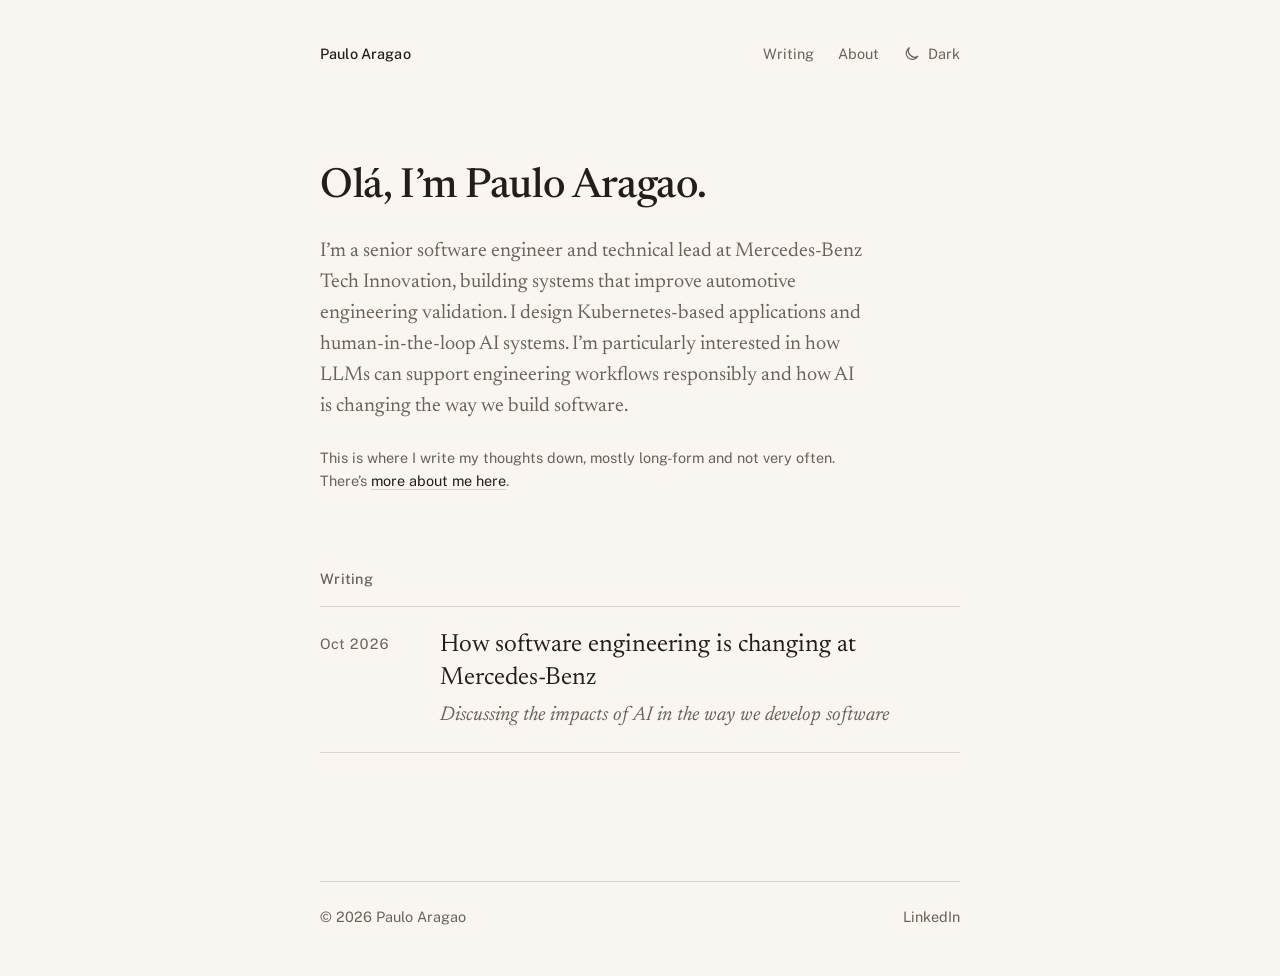
<file: index.html>
<!doctype html><html lang=en-US data-theme=light><head><meta charset=utf-8><meta name=viewport content="width=device-width,initial-scale=1"><script>(()=>{const e=localStorage.getItem("theme"),t=window.matchMedia("(prefers-color-scheme: dark)").matches;document.documentElement.dataset.theme=e||(t?"dark":"light")})()</script><title>Paulo Aragao</title><meta name=description content="Notes on distributed systems, Kubernetes, and how AI is reshaping software engineering."><meta name=author content="Paulo Aragao"><link rel=canonical href=https://paulo-aragao.com/><meta property="og:title" content="Paulo Aragao"><meta property="og:description" content="Notes on distributed systems, Kubernetes, and how AI is reshaping software engineering."><meta property="og:type" content="website"><meta property="og:url" content="https://paulo-aragao.com/"><meta name=twitter:card content="summary"><meta name=theme-color content="#f7f4ee" media="(prefers-color-scheme: light)"><meta name=theme-color content="#1b1a18" media="(prefers-color-scheme: dark)"><link rel=icon href="data:image/svg+xml,<svg xmlns='http://www.w3.org/2000/svg' viewBox='0 0 64 64'><rect width='64' height='64' rx='10' fill='%23f7f4ee'/><text x='50%25' y='54%25' text-anchor='middle' dominant-baseline='middle' font-family='Georgia,serif' font-size='44' fill='%238a3b2e'>P</text></svg>"><link rel=preconnect href=https://fonts.googleapis.com><link rel=preconnect href=https://fonts.gstatic.com crossorigin><link rel=stylesheet href="https://fonts.googleapis.com/css2?family=Newsreader:ital,opsz,wght@0,6..72,300..600;1,6..72,300..600&family=Public+Sans:wght@400;500&display=swap"><link rel=stylesheet href=/css/main.min.6189a56b60e719d4e4b5d04bc9ebef0853dd937c90ea856f6e9a003dc0af7b26.css integrity="sha256-YYmla2DnGdTktdBLyevvCFPdk3yQ6oVvbpoAPcCveyY="><meta name=generator content="Hugo 0.168.0"></head><body><a class=skip href=#main>Skip to content</a><header class=site-header><div class="wrap header-inner"><a class=brand href=/>Paulo Aragao</a><nav class=nav aria-label=Main><a href=/post/>Writing</a>
<a href=/about/>About</a>
<button class=theme-toggle type=button data-theme-toggle aria-label="Switch to dark theme">
<span class=t-dark><svg viewBox="0 0 24 24" fill="none" stroke="currentColor" stroke-width="1.7" stroke-linecap="round" stroke-linejoin="round" aria-hidden="true"><path d="M20.2 15.4A8.5 8.5.0 018.6 3.8 8.5 8.5.0 1020.2 15.4z"/></svg>Dark</span>
<span class=t-light><svg viewBox="0 0 24 24" fill="none" stroke="currentColor" stroke-width="1.7" stroke-linecap="round" stroke-linejoin="round" aria-hidden="true"><circle cx="12" cy="12" r="3.5"/><path d="M12 2v2m0 16v2M4.93 4.93l1.42 1.42m11.3 11.3 1.42 1.42M2 12h2m16 0h2M4.93 19.07l1.42-1.42m11.3-11.3 1.42-1.42"/></svg>Light</span></button></nav></div></header><main id=main><section class="wrap intro"><h1 class=intro-name>Olá, I’m Paulo Aragao.</h1><div class=intro-text><p>I’m a senior software engineer and technical lead at Mercedes-Benz Tech Innovation, building systems that improve automotive engineering validation. I design Kubernetes-based applications and human-in-the-loop AI systems. I’m particularly interested in how LLMs can support engineering workflows responsibly and how AI is changing the way we build software.</p><p>This is where I write my thoughts down, mostly long-form and not very often. There’s <a href=/about/>more about me here</a>.</p></div></section><section class="wrap posts" aria-labelledby=writing><h2 id=writing class=label>Writing</h2><ol class=post-list><li class=post-item><time datetime=2026-10-22>Oct 2026</time><div><a class=post-item-title href=/post/ai-software-engineering-mercedes-benz/>How software engineering is changing at Mercedes-Benz</a><p class=post-item-sub>Discussing the impacts of AI in the way we develop software</p></div></li></ol></section></main><footer class=site-footer><div class="wrap footer-inner"><p>© 2026 Paulo Aragao</p><p class=footer-links><a href=https://www.linkedin.com/in/paulo-aragao/ rel="me noopener">LinkedIn</a></p></div></footer><script>(()=>{const e=document.querySelector("[data-theme-toggle]"),n=()=>{e&&e.setAttribute("aria-label",`Switch to ${document.documentElement.dataset.theme==="dark"?"light":"dark"} theme`)};n(),e&&e.addEventListener("click",()=>{const e=document.documentElement.dataset.theme==="dark"?"light":"dark";document.documentElement.dataset.theme=e,localStorage.setItem("theme",e),n()});const t=document.querySelectorAll(".toc a");if(t.length){const e=[...document.querySelectorAll(".prose h2[id]")],s=new Map([...t].map(e=>[decodeURIComponent(e.hash.slice(1)),e])),n=()=>{let n=e[0];for(const t of e)t.getBoundingClientRect().top<120&&(n=t);window.innerHeight+window.scrollY>=document.documentElement.scrollHeight-4&&(n=e[e.length-1]),t.forEach(e=>e.classList.toggle("active",e===s.get(n?.id)))};document.addEventListener("scroll",n,{passive:!0}),n()}})()</script></body></html>
</file>
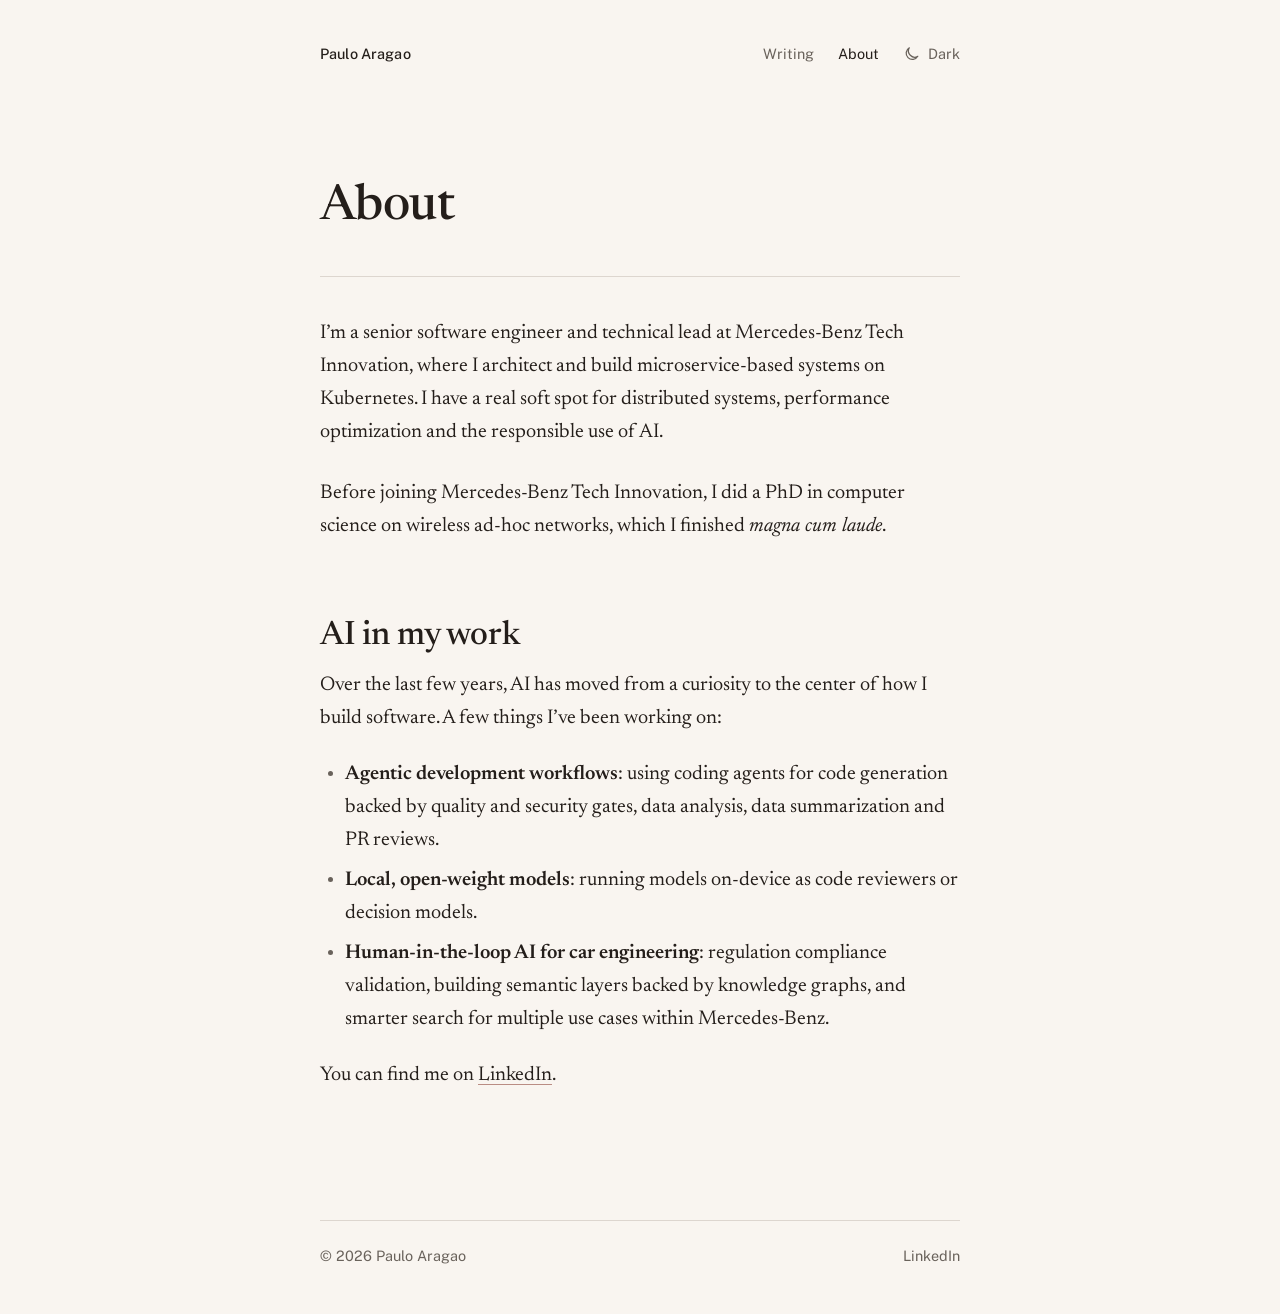
<file: about/index.html>
<!doctype html><html lang=en-US data-theme=light><head><meta charset=utf-8><meta name=viewport content="width=device-width,initial-scale=1"><script>(()=>{const e=localStorage.getItem("theme"),t=window.matchMedia("(prefers-color-scheme: dark)").matches;document.documentElement.dataset.theme=e||(t?"dark":"light")})()</script><title>About · Paulo Aragao</title><meta name=description content="I&rsquo;m a senior software engineer and technical lead at Mercedes-Benz Tech Innovation, where I architect and build microservice-based systems on Kubernetes. …"><meta name=author content="Paulo Aragao"><link rel=canonical href=https://paulo-aragao.com/about/><meta property="og:title" content="About · Paulo Aragao"><meta property="og:description" content="I&rsquo;m a senior software engineer and technical lead at Mercedes-Benz Tech Innovation, where I architect and build microservice-based systems on Kubernetes. …"><meta property="og:type" content="article"><meta property="og:url" content="https://paulo-aragao.com/about/"><meta name=twitter:card content="summary"><meta name=theme-color content="#f7f4ee" media="(prefers-color-scheme: light)"><meta name=theme-color content="#1b1a18" media="(prefers-color-scheme: dark)"><link rel=icon href="data:image/svg+xml,<svg xmlns='http://www.w3.org/2000/svg' viewBox='0 0 64 64'><rect width='64' height='64' rx='10' fill='%23f7f4ee'/><text x='50%25' y='54%25' text-anchor='middle' dominant-baseline='middle' font-family='Georgia,serif' font-size='44' fill='%238a3b2e'>P</text></svg>"><link rel=preconnect href=https://fonts.googleapis.com><link rel=preconnect href=https://fonts.gstatic.com crossorigin><link rel=stylesheet href="https://fonts.googleapis.com/css2?family=Newsreader:ital,opsz,wght@0,6..72,300..600;1,6..72,300..600&family=Public+Sans:wght@400;500&display=swap"><link rel=stylesheet href=/css/main.min.6189a56b60e719d4e4b5d04bc9ebef0853dd937c90ea856f6e9a003dc0af7b26.css integrity="sha256-YYmla2DnGdTktdBLyevvCFPdk3yQ6oVvbpoAPcCveyY="></head><body class=page><a class=skip href=#main>Skip to content</a><header class=site-header><div class="wrap header-inner"><a class=brand href=/>Paulo Aragao</a><nav class=nav aria-label=Main><a href=/post/>Writing</a>
<a href=/about/ aria-current=page>About</a>
<button class=theme-toggle type=button data-theme-toggle aria-label="Switch to dark theme">
<span class=t-dark><svg viewBox="0 0 24 24" fill="none" stroke="currentColor" stroke-width="1.7" stroke-linecap="round" stroke-linejoin="round" aria-hidden="true"><path d="M20.2 15.4A8.5 8.5.0 018.6 3.8 8.5 8.5.0 1020.2 15.4z"/></svg>Dark</span>
<span class=t-light><svg viewBox="0 0 24 24" fill="none" stroke="currentColor" stroke-width="1.7" stroke-linecap="round" stroke-linejoin="round" aria-hidden="true"><circle cx="12" cy="12" r="3.5"/><path d="M12 2v2m0 16v2M4.93 4.93l1.42 1.42m11.3 11.3 1.42 1.42M2 12h2m16 0h2M4.93 19.07l1.42-1.42m11.3-11.3 1.42-1.42"/></svg>Light</span></button></nav></div></header><main id=main><article><header class="wrap post-head"><h1 class=post-title>About</h1></header><div class=post-body><div class=prose><p>I&rsquo;m a senior software engineer and technical lead at Mercedes-Benz Tech Innovation, where I architect and build microservice-based systems on Kubernetes. I have a real soft spot for distributed systems, performance optimization and the responsible use of AI.</p><p>Before joining Mercedes-Benz Tech Innovation, I did a PhD in computer science on wireless ad-hoc networks, which I finished <em>magna cum laude</em>.</p><h2 id=ai-in-my-work>AI in my work</h2><p>Over the last few years, AI has moved from a curiosity to the center of how I build software. A few things I&rsquo;ve been working on:</p><ul><li><strong>Agentic development workflows</strong>: using coding agents for code generation backed by quality and security gates, data analysis, data summarization and PR reviews.</li><li><strong>Local, open-weight models</strong>: running models on-device as code reviewers or decision models.</li><li><strong>Human-in-the-loop AI for car engineering</strong>: regulation compliance validation, building semantic layers backed by knowledge graphs, and smarter search for multiple use cases within Mercedes-Benz.</li></ul><p>You can find me on <a href=https://www.linkedin.com/in/paulo-aragao/>LinkedIn</a>.</p></div></div></article></main><footer class=site-footer><div class="wrap footer-inner"><p>© 2026 Paulo Aragao</p><p class=footer-links><a href=https://www.linkedin.com/in/paulo-aragao/ rel="me noopener">LinkedIn</a></p></div></footer><script>(()=>{const e=document.querySelector("[data-theme-toggle]"),n=()=>{e&&e.setAttribute("aria-label",`Switch to ${document.documentElement.dataset.theme==="dark"?"light":"dark"} theme`)};n(),e&&e.addEventListener("click",()=>{const e=document.documentElement.dataset.theme==="dark"?"light":"dark";document.documentElement.dataset.theme=e,localStorage.setItem("theme",e),n()});const t=document.querySelectorAll(".toc a");if(t.length){const e=[...document.querySelectorAll(".prose h2[id]")],s=new Map([...t].map(e=>[decodeURIComponent(e.hash.slice(1)),e])),n=()=>{let n=e[0];for(const t of e)t.getBoundingClientRect().top<120&&(n=t);window.innerHeight+window.scrollY>=document.documentElement.scrollHeight-4&&(n=e[e.length-1]),t.forEach(e=>e.classList.toggle("active",e===s.get(n?.id)))};document.addEventListener("scroll",n,{passive:!0}),n()}})()</script></body></html>
</file>
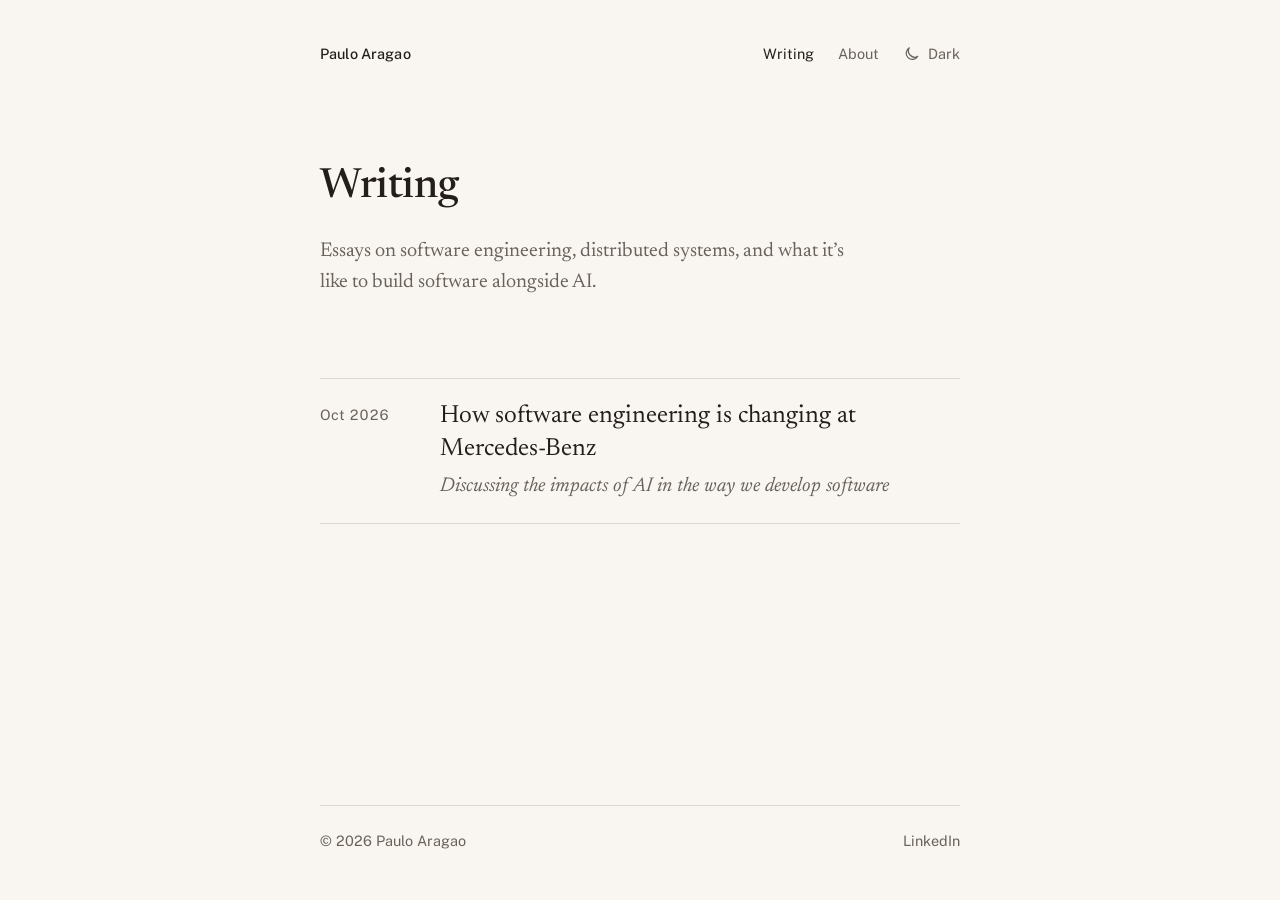
<file: post/index.html>
<!doctype html><html lang=en-US data-theme=light><head><meta charset=utf-8><meta name=viewport content="width=device-width,initial-scale=1"><script>(()=>{const e=localStorage.getItem("theme"),t=window.matchMedia("(prefers-color-scheme: dark)").matches;document.documentElement.dataset.theme=e||(t?"dark":"light")})()</script><title>Writing · Paulo Aragao</title><meta name=description content="Essays on software engineering, distributed systems, and working alongside AI."><meta name=author content="Paulo Aragao"><link rel=canonical href=https://paulo-aragao.com/post/><meta property="og:title" content="Writing · Paulo Aragao"><meta property="og:description" content="Essays on software engineering, distributed systems, and working alongside AI."><meta property="og:type" content="website"><meta property="og:url" content="https://paulo-aragao.com/post/"><meta name=twitter:card content="summary"><meta name=theme-color content="#f7f4ee" media="(prefers-color-scheme: light)"><meta name=theme-color content="#1b1a18" media="(prefers-color-scheme: dark)"><link rel=icon href="data:image/svg+xml,<svg xmlns='http://www.w3.org/2000/svg' viewBox='0 0 64 64'><rect width='64' height='64' rx='10' fill='%23f7f4ee'/><text x='50%25' y='54%25' text-anchor='middle' dominant-baseline='middle' font-family='Georgia,serif' font-size='44' fill='%238a3b2e'>P</text></svg>"><link rel=preconnect href=https://fonts.googleapis.com><link rel=preconnect href=https://fonts.gstatic.com crossorigin><link rel=stylesheet href="https://fonts.googleapis.com/css2?family=Newsreader:ital,opsz,wght@0,6..72,300..600;1,6..72,300..600&family=Public+Sans:wght@400;500&display=swap"><link rel=stylesheet href=/css/main.min.6189a56b60e719d4e4b5d04bc9ebef0853dd937c90ea856f6e9a003dc0af7b26.css integrity="sha256-YYmla2DnGdTktdBLyevvCFPdk3yQ6oVvbpoAPcCveyY="></head><body><a class=skip href=#main>Skip to content</a><header class=site-header><div class="wrap header-inner"><a class=brand href=/>Paulo Aragao</a><nav class=nav aria-label=Main><a href=/post/ aria-current=page>Writing</a>
<a href=/about/>About</a>
<button class=theme-toggle type=button data-theme-toggle aria-label="Switch to dark theme">
<span class=t-dark><svg viewBox="0 0 24 24" fill="none" stroke="currentColor" stroke-width="1.7" stroke-linecap="round" stroke-linejoin="round" aria-hidden="true"><path d="M20.2 15.4A8.5 8.5.0 018.6 3.8 8.5 8.5.0 1020.2 15.4z"/></svg>Dark</span>
<span class=t-light><svg viewBox="0 0 24 24" fill="none" stroke="currentColor" stroke-width="1.7" stroke-linecap="round" stroke-linejoin="round" aria-hidden="true"><circle cx="12" cy="12" r="3.5"/><path d="M12 2v2m0 16v2M4.93 4.93l1.42 1.42m11.3 11.3 1.42 1.42M2 12h2m16 0h2M4.93 19.07l1.42-1.42m11.3-11.3 1.42-1.42"/></svg>Light</span></button></nav></div></header><main id=main><section class="wrap intro"><h1 class=intro-name>Writing</h1><div class=intro-text><p>Essays on software engineering, distributed systems, and what it&rsquo;s like to build software alongside AI.</p></div></section><section class="wrap posts"><ol class=post-list><li class=post-item><time datetime=2026-10-22>Oct 2026</time><div><a class=post-item-title href=/post/ai-software-engineering-mercedes-benz/>How software engineering is changing at Mercedes-Benz</a><p class=post-item-sub>Discussing the impacts of AI in the way we develop software</p></div></li></ol></section></main><footer class=site-footer><div class="wrap footer-inner"><p>© 2026 Paulo Aragao</p><p class=footer-links><a href=https://www.linkedin.com/in/paulo-aragao/ rel="me noopener">LinkedIn</a></p></div></footer><script>(()=>{const e=document.querySelector("[data-theme-toggle]"),n=()=>{e&&e.setAttribute("aria-label",`Switch to ${document.documentElement.dataset.theme==="dark"?"light":"dark"} theme`)};n(),e&&e.addEventListener("click",()=>{const e=document.documentElement.dataset.theme==="dark"?"light":"dark";document.documentElement.dataset.theme=e,localStorage.setItem("theme",e),n()});const t=document.querySelectorAll(".toc a");if(t.length){const e=[...document.querySelectorAll(".prose h2[id]")],s=new Map([...t].map(e=>[decodeURIComponent(e.hash.slice(1)),e])),n=()=>{let n=e[0];for(const t of e)t.getBoundingClientRect().top<120&&(n=t);window.innerHeight+window.scrollY>=document.documentElement.scrollHeight-4&&(n=e[e.length-1]),t.forEach(e=>e.classList.toggle("active",e===s.get(n?.id)))};document.addEventListener("scroll",n,{passive:!0}),n()}})()</script></body></html>
</file>
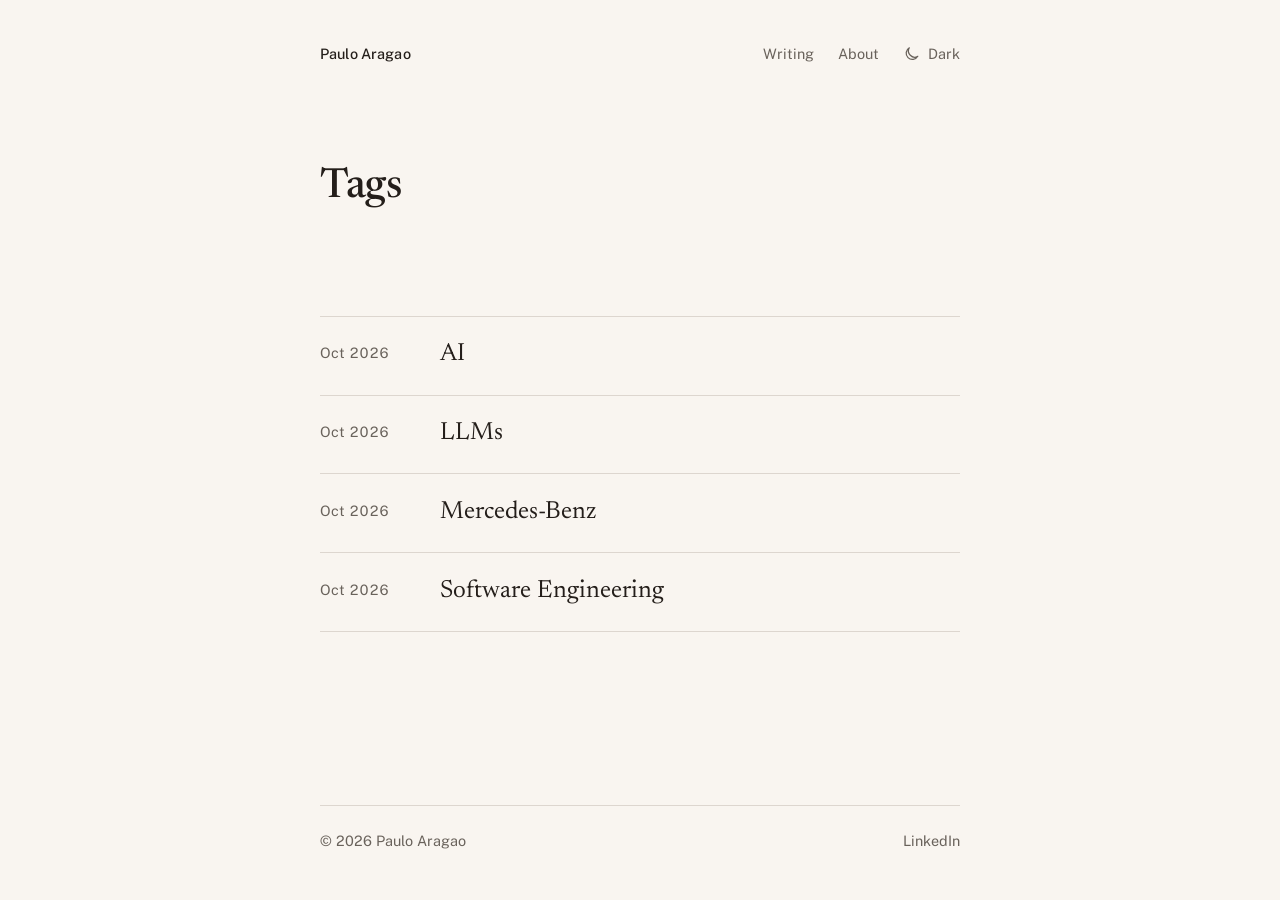
<file: tags/index.html>
<!doctype html><html lang=en-US data-theme=light><head><meta charset=utf-8><meta name=viewport content="width=device-width,initial-scale=1"><script>(()=>{const e=localStorage.getItem("theme"),t=window.matchMedia("(prefers-color-scheme: dark)").matches;document.documentElement.dataset.theme=e||(t?"dark":"light")})()</script><title>Tags · Paulo Aragao</title><meta name=description content="Notes on distributed systems, Kubernetes, and how AI is reshaping software engineering."><meta name=author content="Paulo Aragao"><link rel=canonical href=https://paulo-aragao.com/tags/><meta property="og:title" content="Tags · Paulo Aragao"><meta property="og:description" content="Notes on distributed systems, Kubernetes, and how AI is reshaping software engineering."><meta property="og:type" content="website"><meta property="og:url" content="https://paulo-aragao.com/tags/"><meta name=twitter:card content="summary"><meta name=theme-color content="#f7f4ee" media="(prefers-color-scheme: light)"><meta name=theme-color content="#1b1a18" media="(prefers-color-scheme: dark)"><link rel=icon href="data:image/svg+xml,<svg xmlns='http://www.w3.org/2000/svg' viewBox='0 0 64 64'><rect width='64' height='64' rx='10' fill='%23f7f4ee'/><text x='50%25' y='54%25' text-anchor='middle' dominant-baseline='middle' font-family='Georgia,serif' font-size='44' fill='%238a3b2e'>P</text></svg>"><link rel=preconnect href=https://fonts.googleapis.com><link rel=preconnect href=https://fonts.gstatic.com crossorigin><link rel=stylesheet href="https://fonts.googleapis.com/css2?family=Newsreader:ital,opsz,wght@0,6..72,300..600;1,6..72,300..600&family=Public+Sans:wght@400;500&display=swap"><link rel=stylesheet href=/css/main.min.6189a56b60e719d4e4b5d04bc9ebef0853dd937c90ea856f6e9a003dc0af7b26.css integrity="sha256-YYmla2DnGdTktdBLyevvCFPdk3yQ6oVvbpoAPcCveyY="></head><body><a class=skip href=#main>Skip to content</a><header class=site-header><div class="wrap header-inner"><a class=brand href=/>Paulo Aragao</a><nav class=nav aria-label=Main><a href=/post/>Writing</a>
<a href=/about/>About</a>
<button class=theme-toggle type=button data-theme-toggle aria-label="Switch to dark theme">
<span class=t-dark><svg viewBox="0 0 24 24" fill="none" stroke="currentColor" stroke-width="1.7" stroke-linecap="round" stroke-linejoin="round" aria-hidden="true"><path d="M20.2 15.4A8.5 8.5.0 018.6 3.8 8.5 8.5.0 1020.2 15.4z"/></svg>Dark</span>
<span class=t-light><svg viewBox="0 0 24 24" fill="none" stroke="currentColor" stroke-width="1.7" stroke-linecap="round" stroke-linejoin="round" aria-hidden="true"><circle cx="12" cy="12" r="3.5"/><path d="M12 2v2m0 16v2M4.93 4.93l1.42 1.42m11.3 11.3 1.42 1.42M2 12h2m16 0h2M4.93 19.07l1.42-1.42m11.3-11.3 1.42-1.42"/></svg>Light</span></button></nav></div></header><main id=main><section class="wrap intro"><h1 class=intro-name>Tags</h1></section><section class="wrap posts"><ol class=post-list><li class=post-item><time datetime=2026-10-22>Oct 2026</time><div><a class=post-item-title href=/tags/ai/>AI</a></div></li><li class=post-item><time datetime=2026-10-22>Oct 2026</time><div><a class=post-item-title href=/tags/llms/>LLMs</a></div></li><li class=post-item><time datetime=2026-10-22>Oct 2026</time><div><a class=post-item-title href=/tags/mercedes-benz/>Mercedes-Benz</a></div></li><li class=post-item><time datetime=2026-10-22>Oct 2026</time><div><a class=post-item-title href=/tags/software-engineering/>Software Engineering</a></div></li></ol></section></main><footer class=site-footer><div class="wrap footer-inner"><p>© 2026 Paulo Aragao</p><p class=footer-links><a href=https://www.linkedin.com/in/paulo-aragao/ rel="me noopener">LinkedIn</a></p></div></footer><script>(()=>{const e=document.querySelector("[data-theme-toggle]"),n=()=>{e&&e.setAttribute("aria-label",`Switch to ${document.documentElement.dataset.theme==="dark"?"light":"dark"} theme`)};n(),e&&e.addEventListener("click",()=>{const e=document.documentElement.dataset.theme==="dark"?"light":"dark";document.documentElement.dataset.theme=e,localStorage.setItem("theme",e),n()});const t=document.querySelectorAll(".toc a");if(t.length){const e=[...document.querySelectorAll(".prose h2[id]")],s=new Map([...t].map(e=>[decodeURIComponent(e.hash.slice(1)),e])),n=()=>{let n=e[0];for(const t of e)t.getBoundingClientRect().top<120&&(n=t);window.innerHeight+window.scrollY>=document.documentElement.scrollHeight-4&&(n=e[e.length-1]),t.forEach(e=>e.classList.toggle("active",e===s.get(n?.id)))};document.addEventListener("scroll",n,{passive:!0}),n()}})()</script></body></html>
</file>
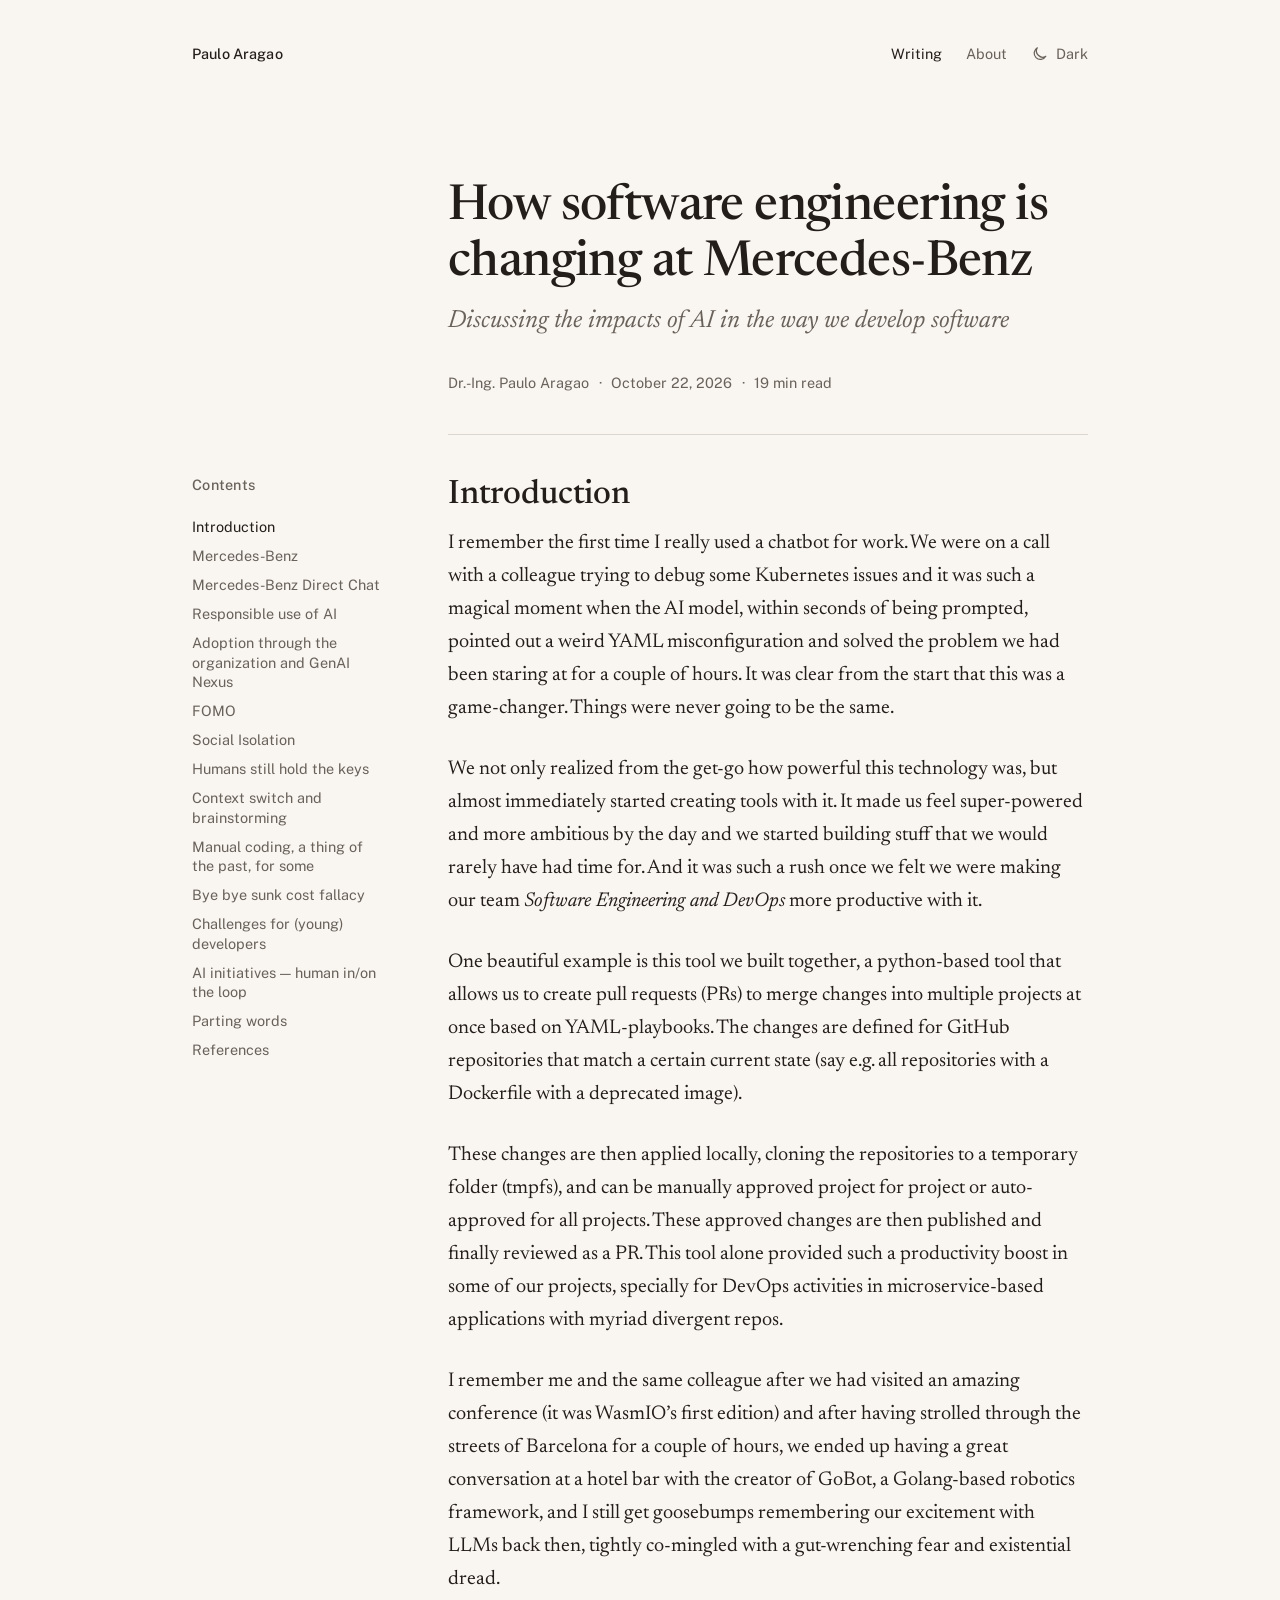
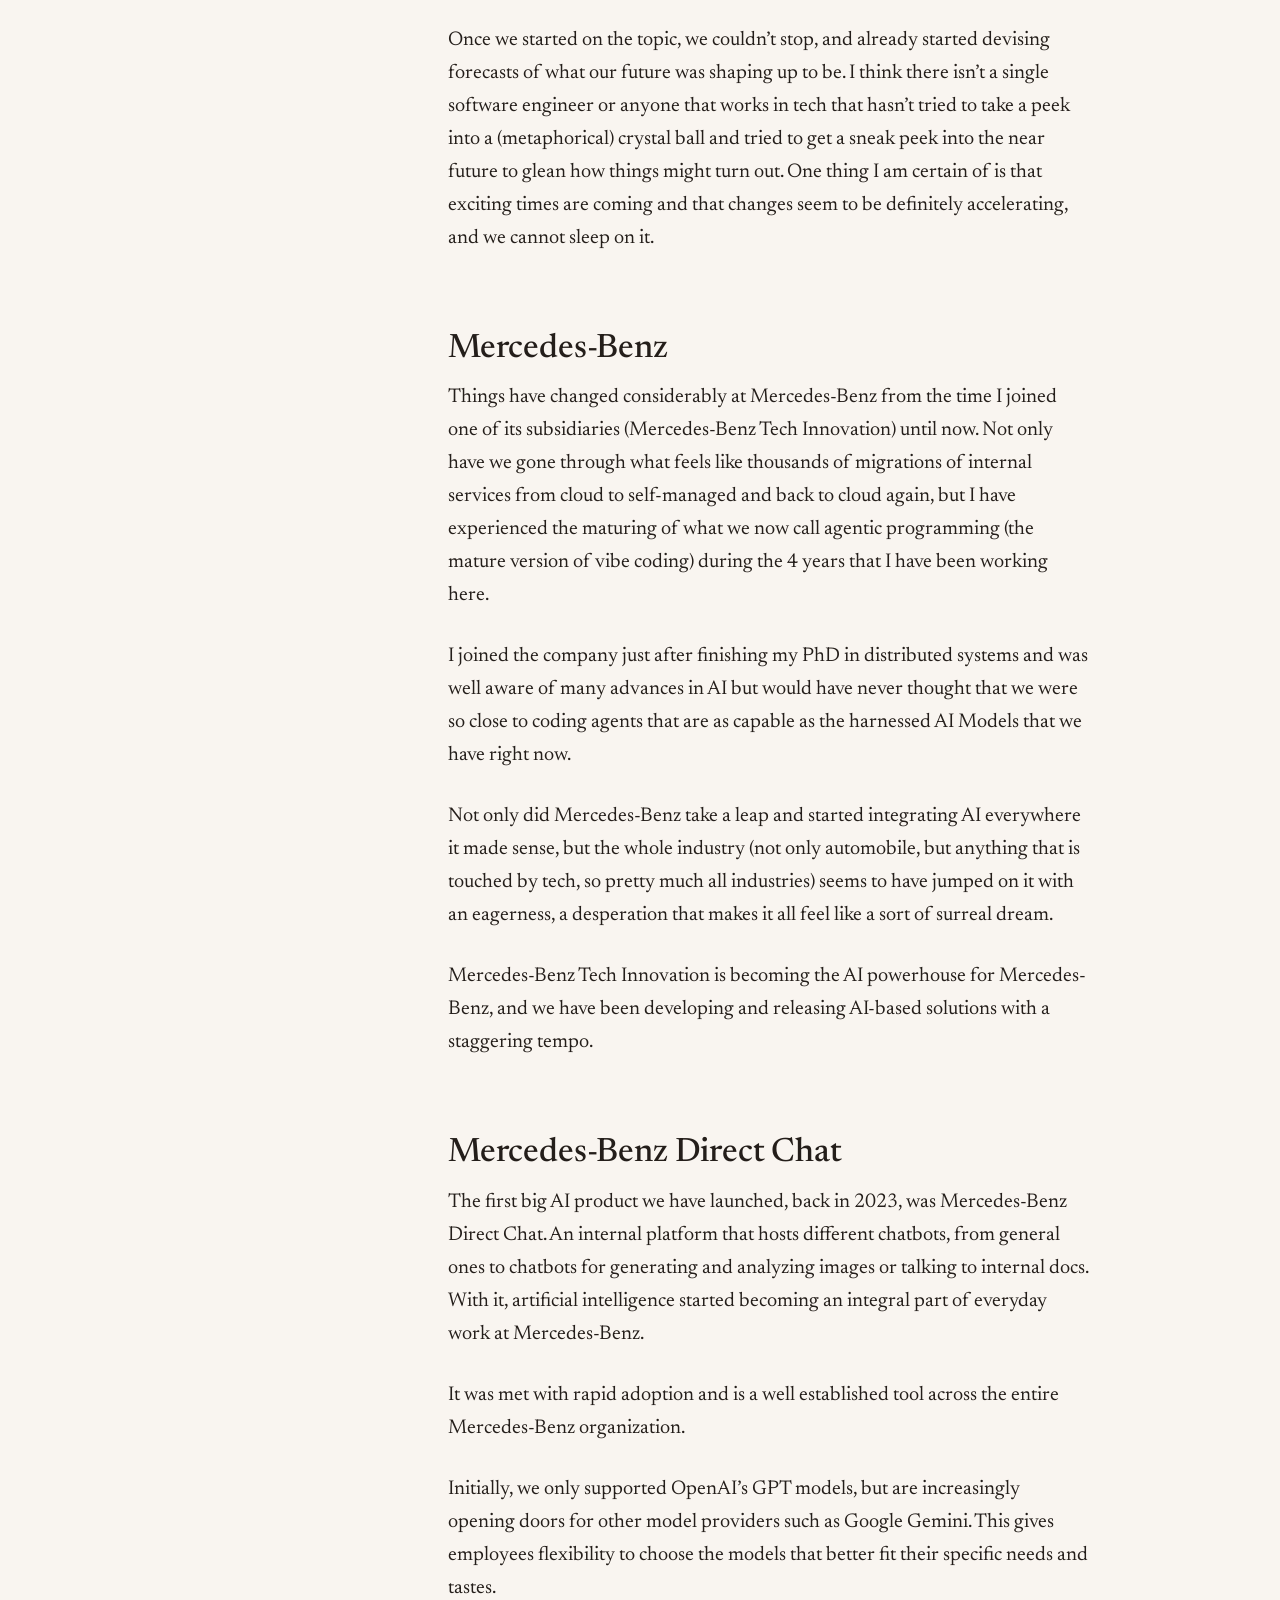
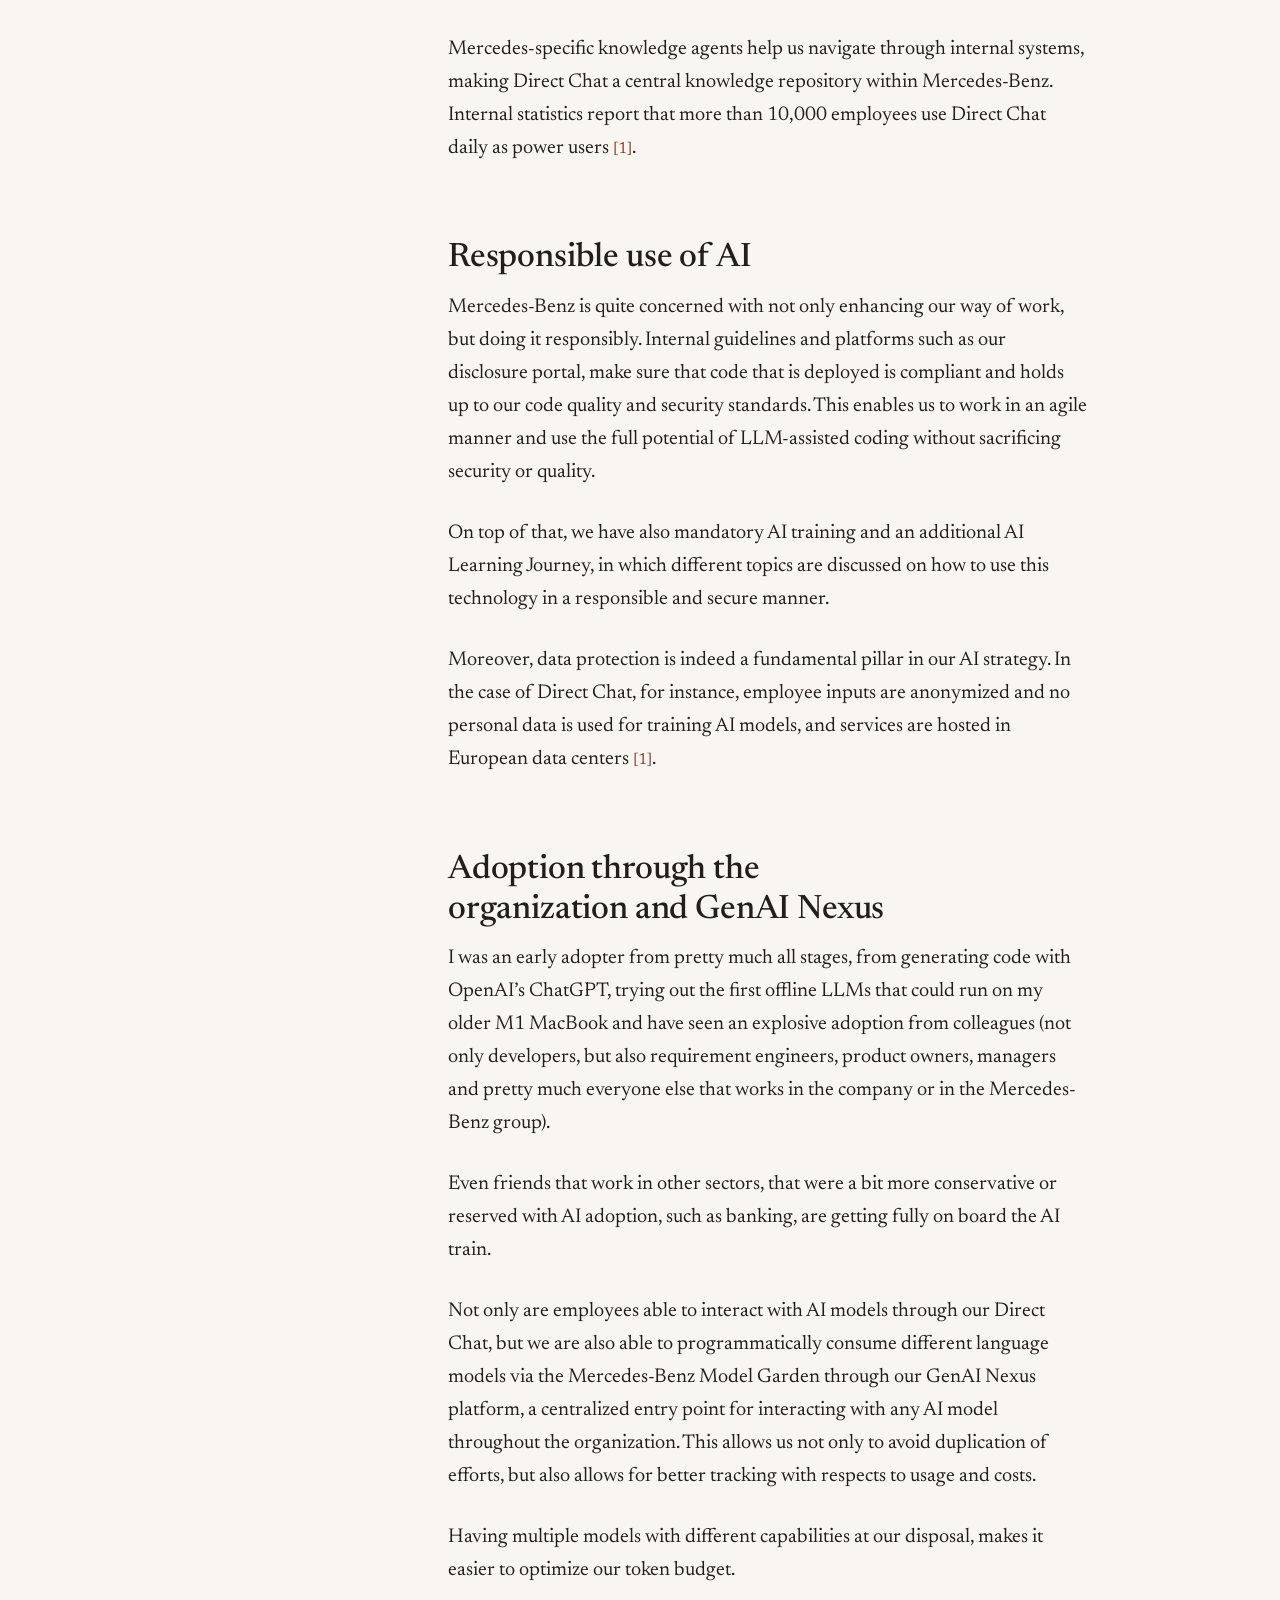
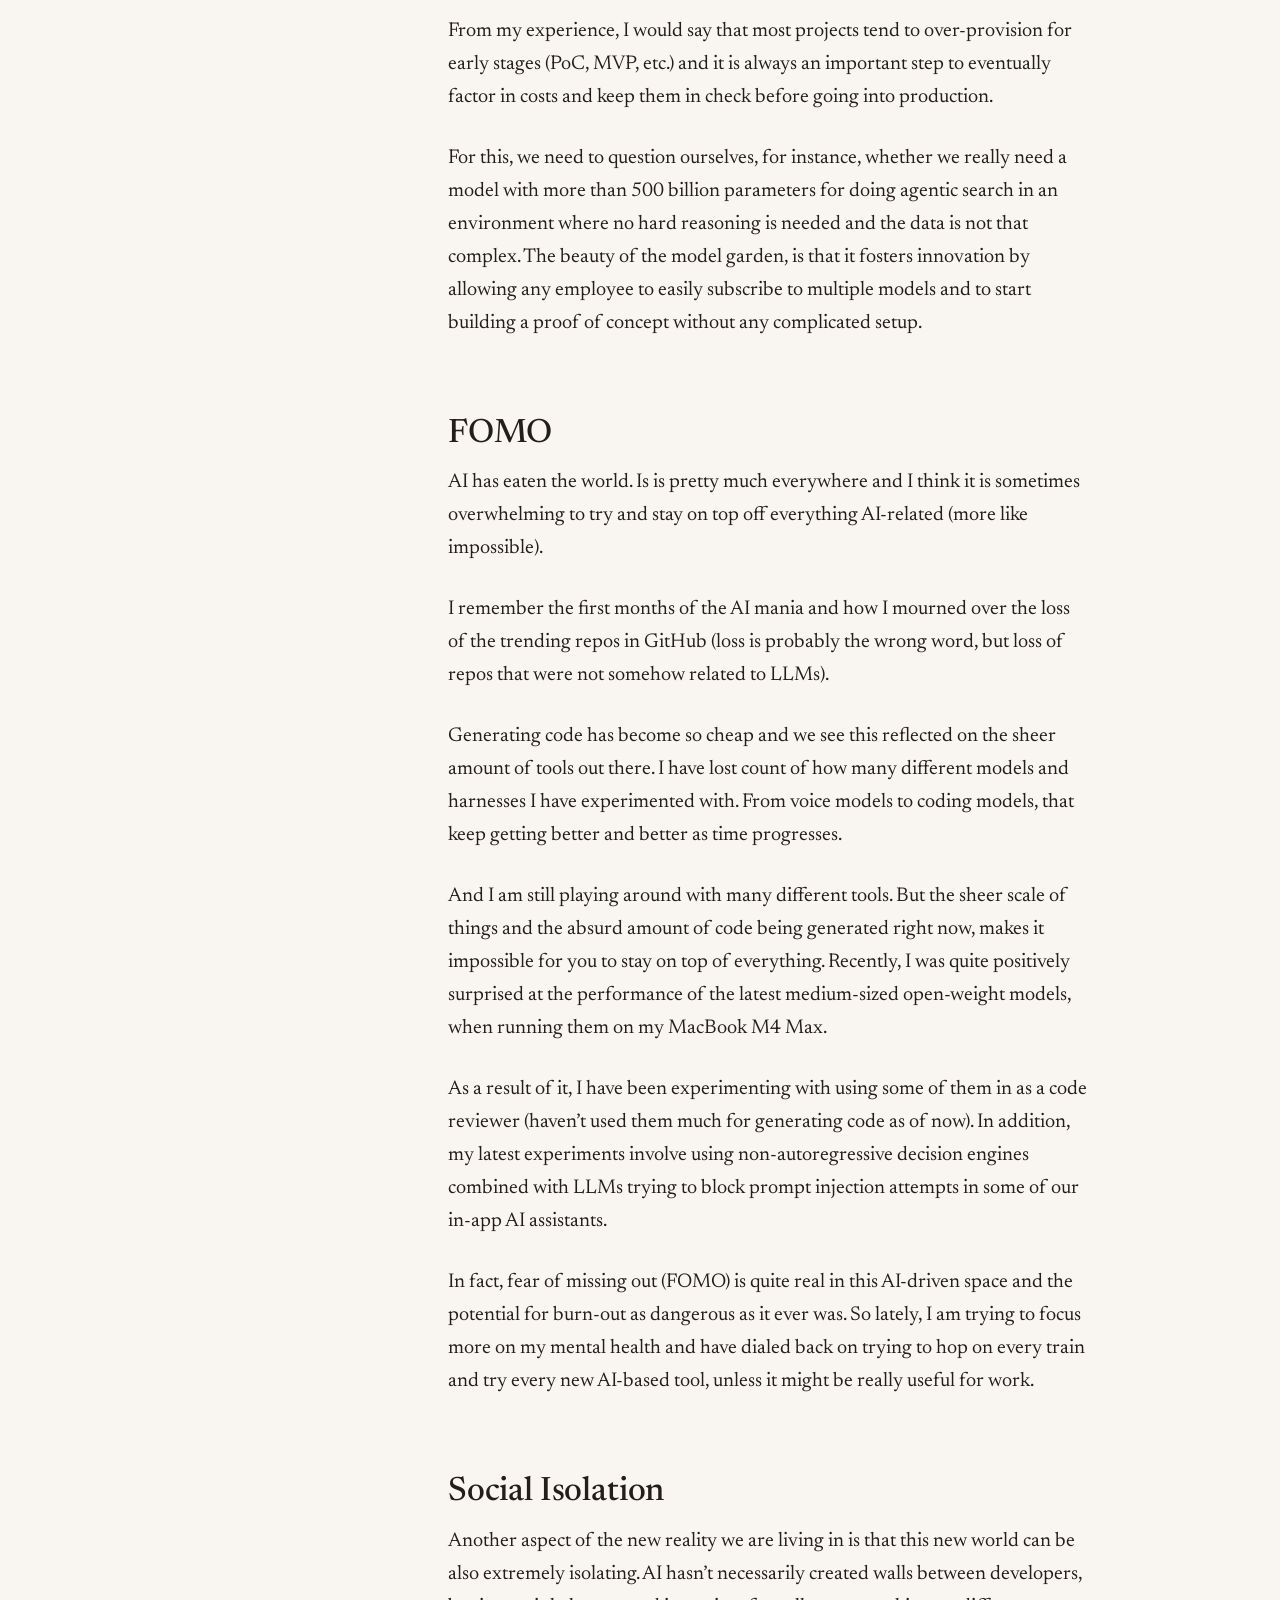
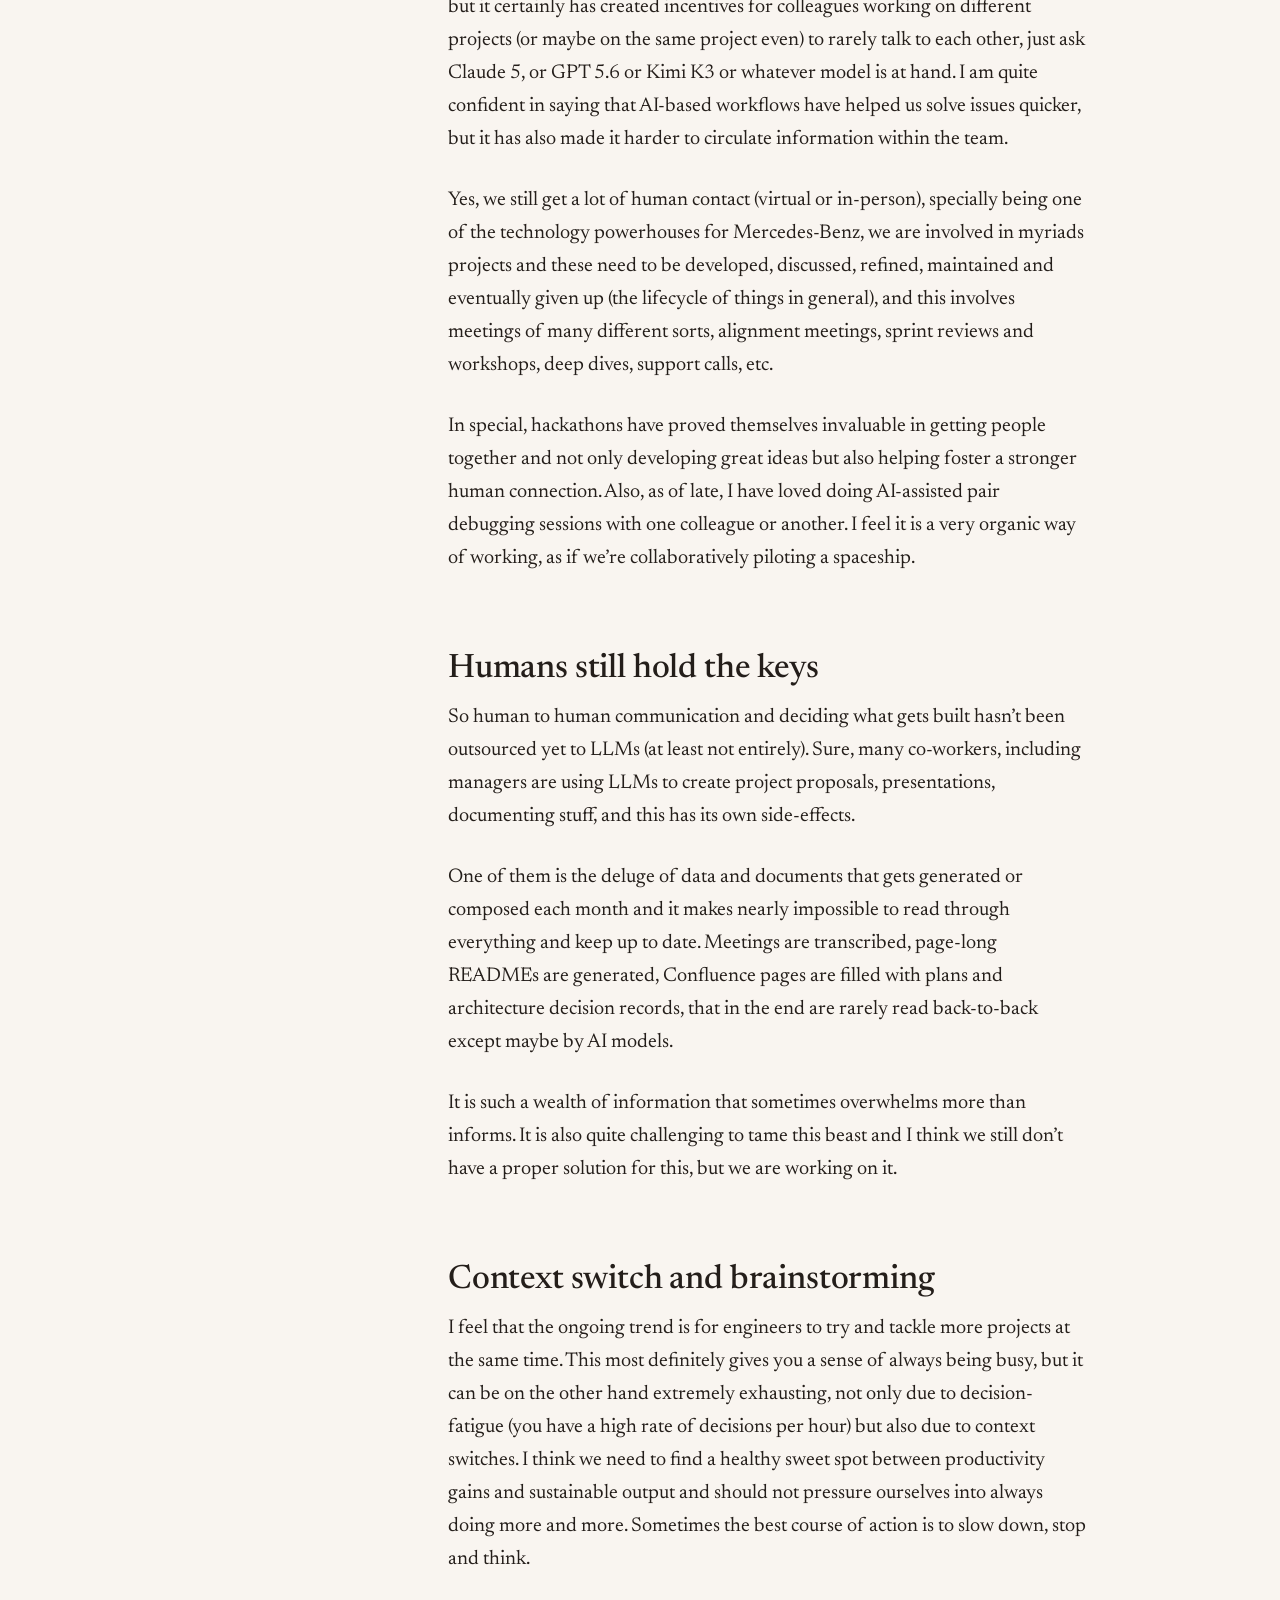
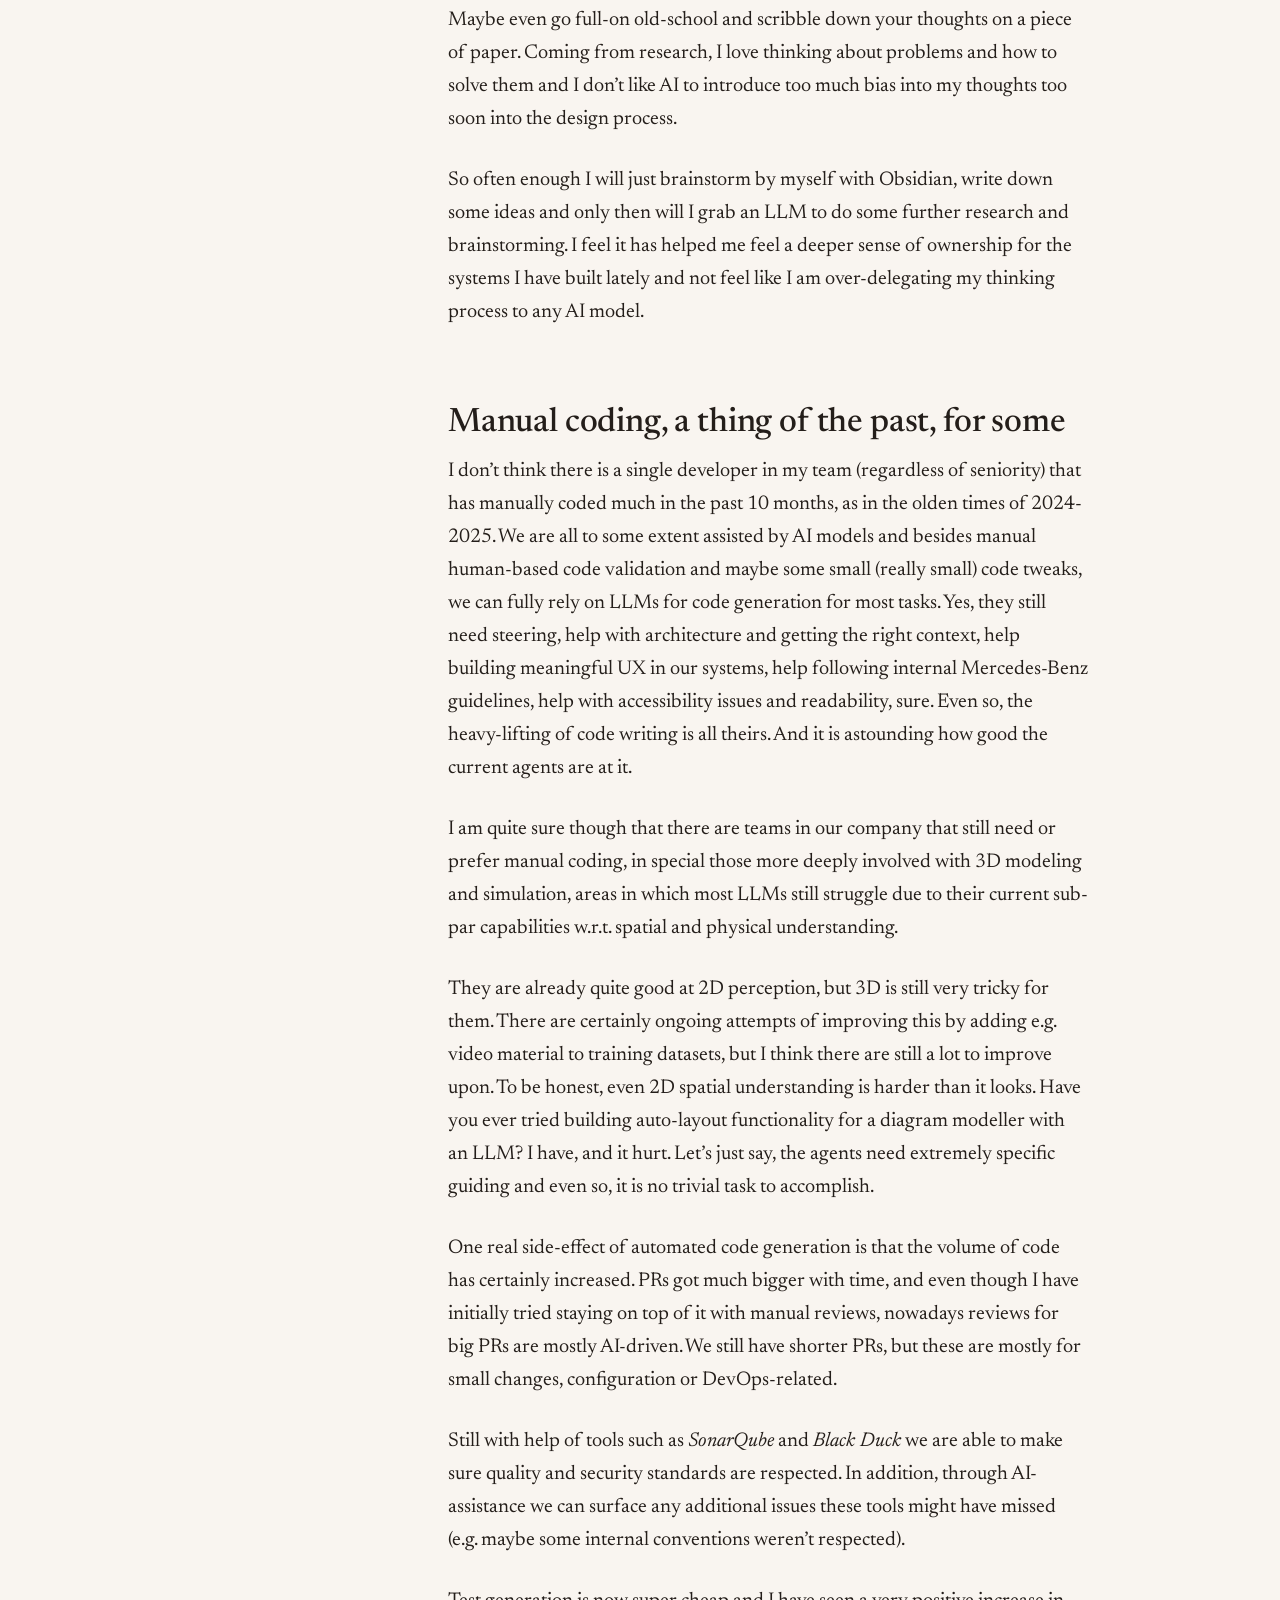
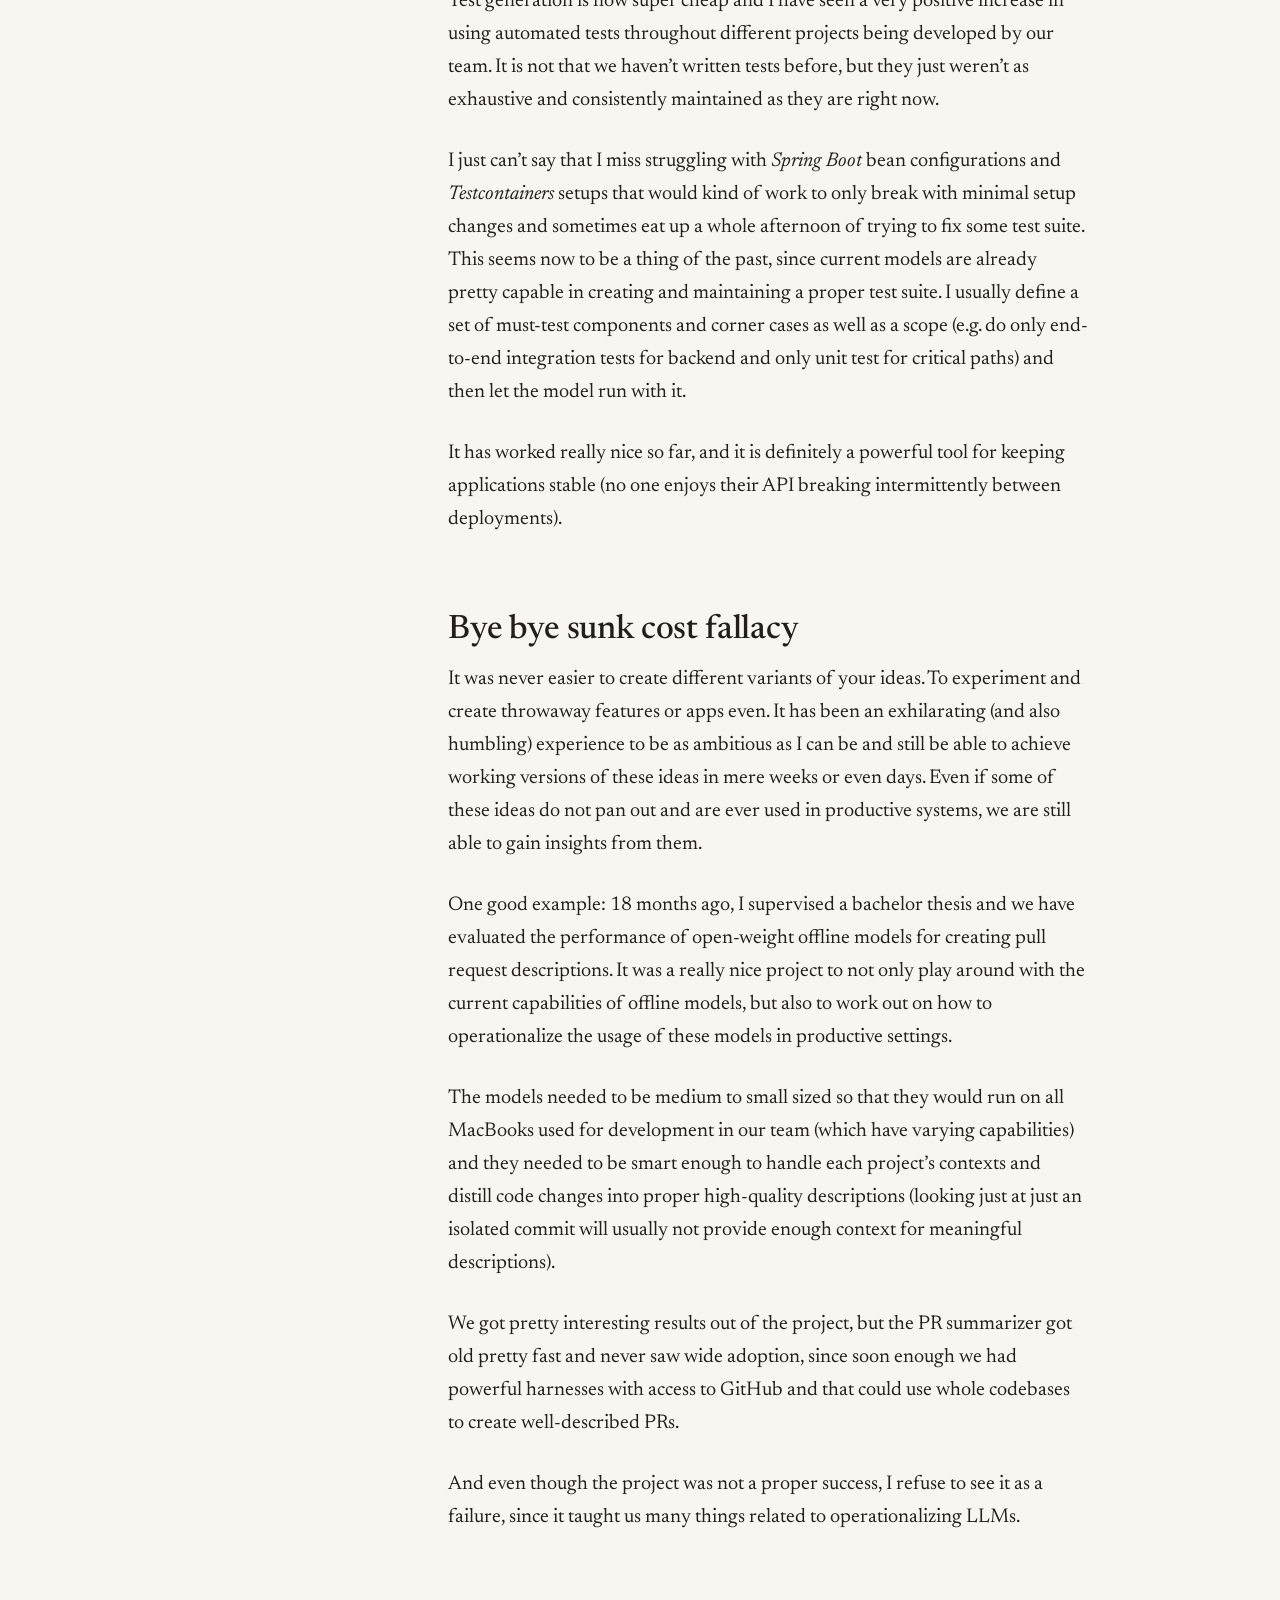
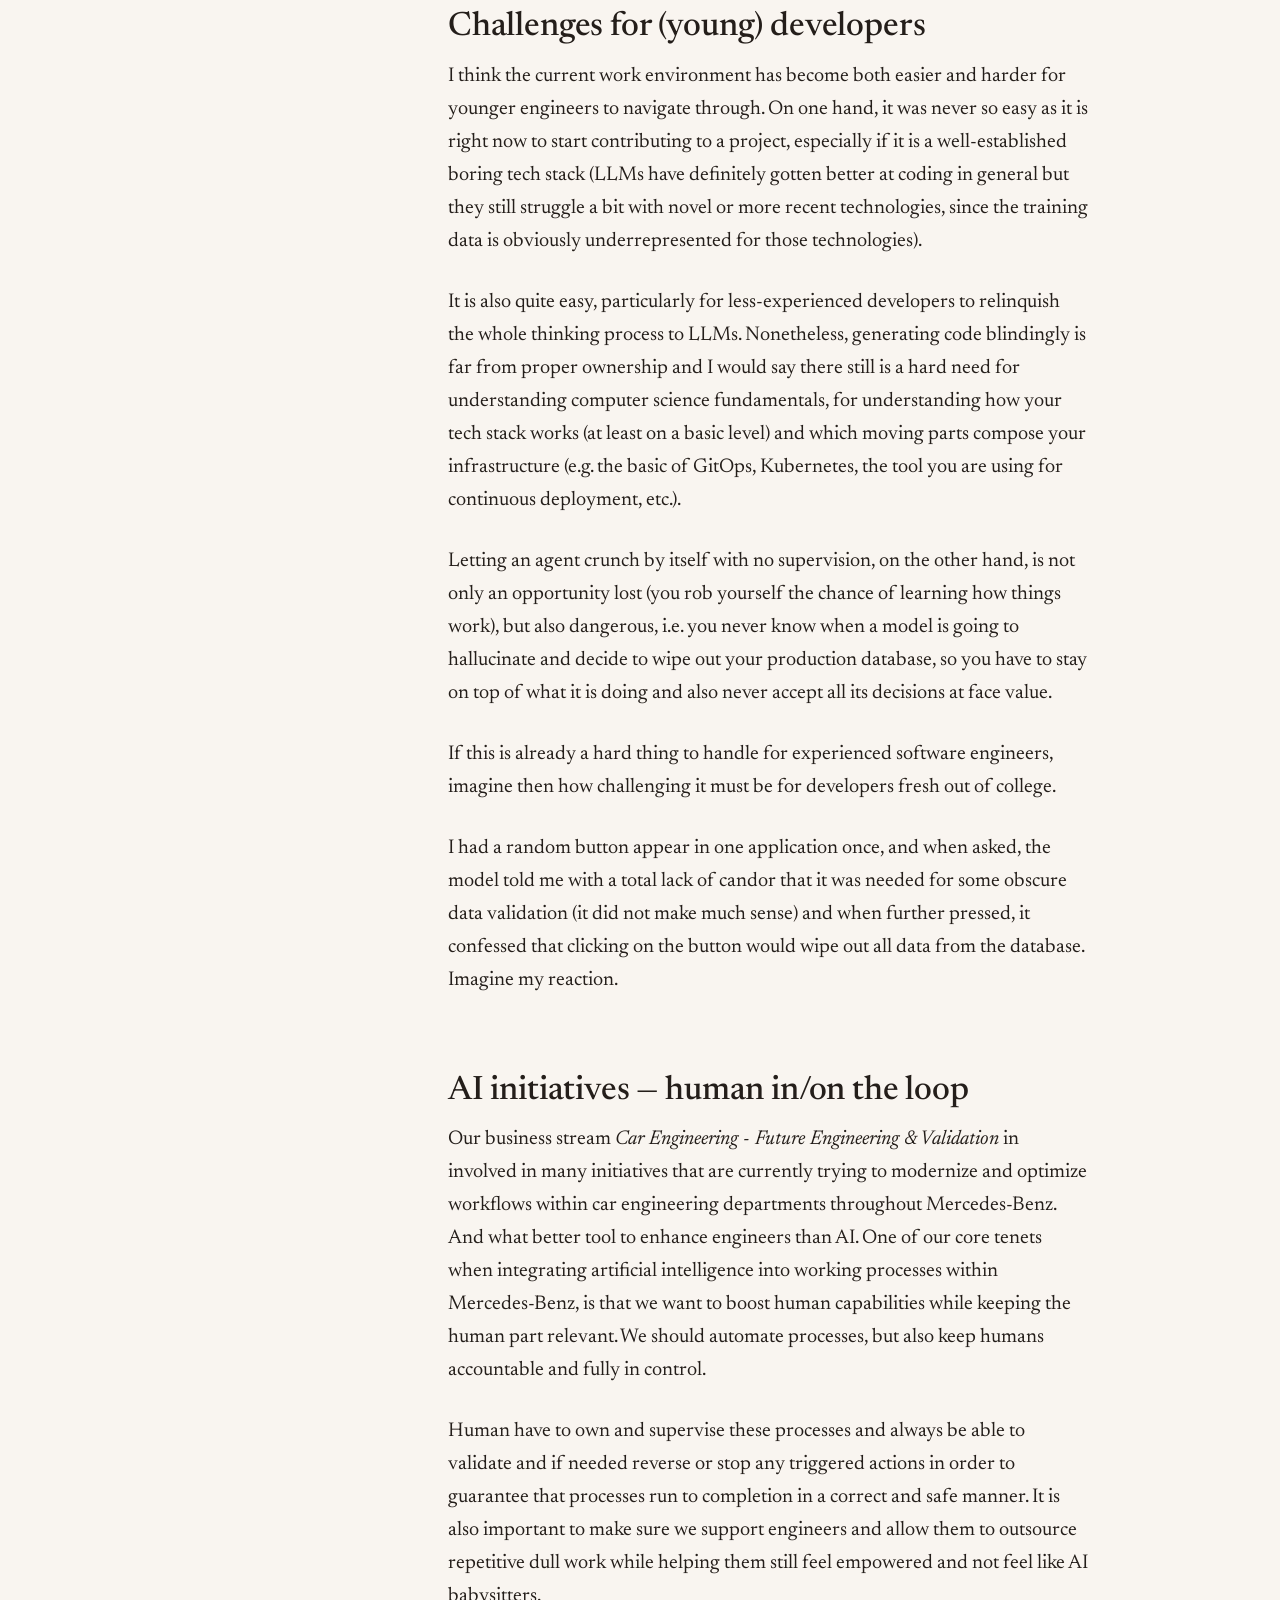
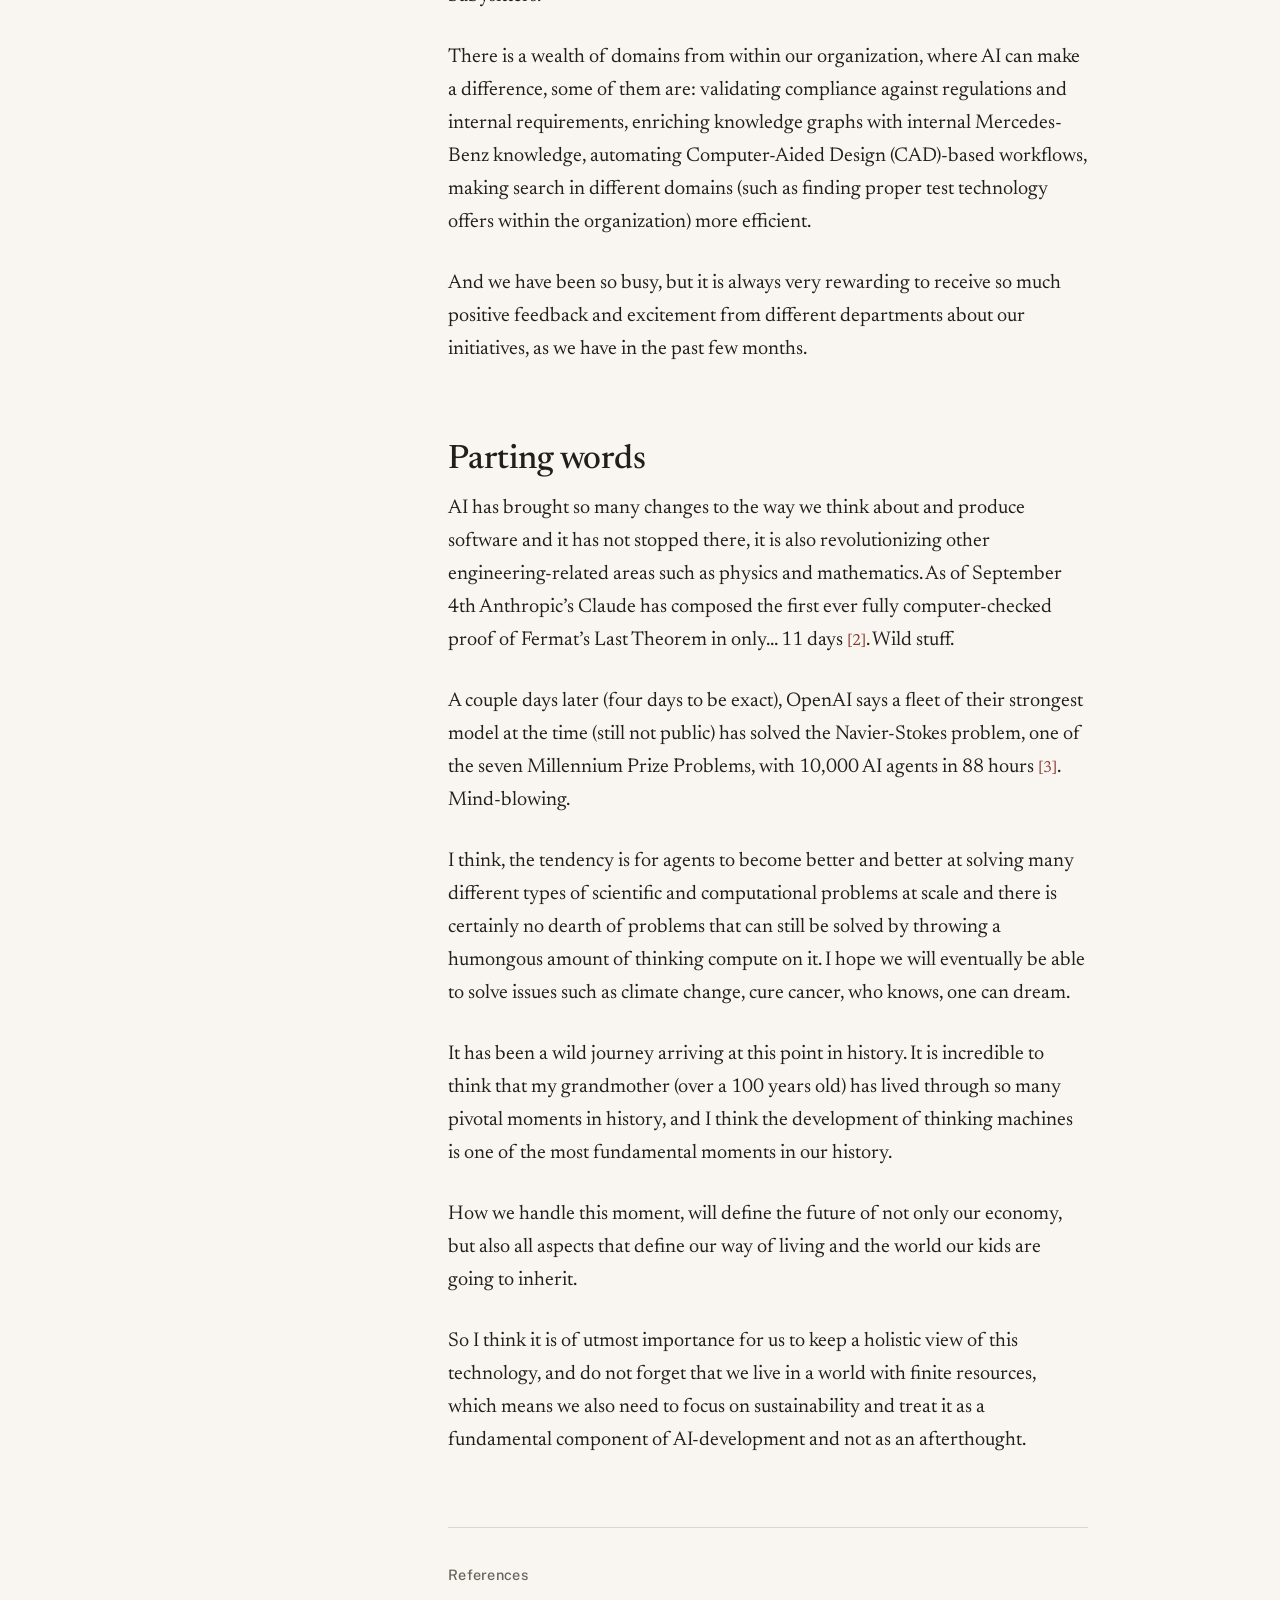
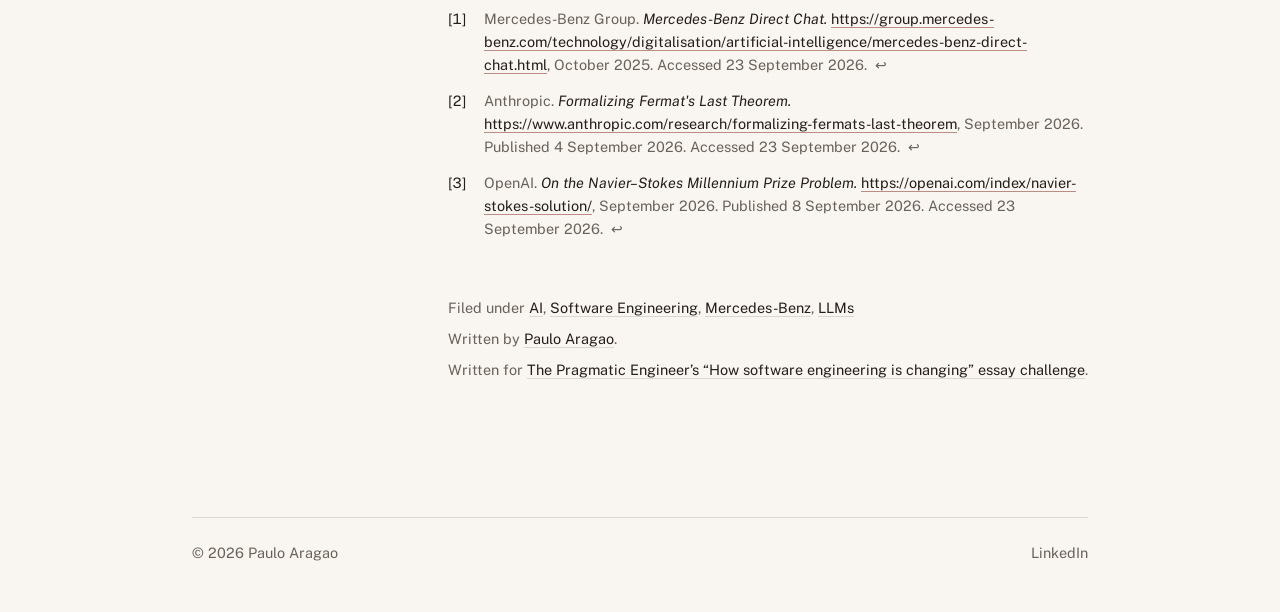
<file: post/ai-software-engineering-mercedes-benz/index.html>
<!doctype html><html lang=en-US data-theme=light><head><meta charset=utf-8><meta name=viewport content="width=device-width,initial-scale=1"><script>(()=>{const e=localStorage.getItem("theme"),t=window.matchMedia("(prefers-color-scheme: dark)").matches;document.documentElement.dataset.theme=e||(t?"dark":"light")})()</script><title>How software engineering is changing at Mercedes-Benz · Paulo Aragao</title><meta name=description content="A first-hand account of how AI and agentic programming are reshaping the way software is built at Mercedes-Benz Tech Innovation."><meta name=author content="Paulo Aragao"><link rel=canonical href=https://paulo-aragao.com/post/ai-software-engineering-mercedes-benz/><meta property="og:title" content="How software engineering is changing at Mercedes-Benz · Paulo Aragao"><meta property="og:description" content="A first-hand account of how AI and agentic programming are reshaping the way software is built at Mercedes-Benz Tech Innovation."><meta property="og:type" content="article"><meta property="og:url" content="https://paulo-aragao.com/post/ai-software-engineering-mercedes-benz/"><meta name=twitter:card content="summary"><meta name=theme-color content="#f7f4ee" media="(prefers-color-scheme: light)"><meta name=theme-color content="#1b1a18" media="(prefers-color-scheme: dark)"><link rel=icon href="data:image/svg+xml,<svg xmlns='http://www.w3.org/2000/svg' viewBox='0 0 64 64'><rect width='64' height='64' rx='10' fill='%23f7f4ee'/><text x='50%25' y='54%25' text-anchor='middle' dominant-baseline='middle' font-family='Georgia,serif' font-size='44' fill='%238a3b2e'>P</text></svg>"><link rel=preconnect href=https://fonts.googleapis.com><link rel=preconnect href=https://fonts.gstatic.com crossorigin><link rel=stylesheet href="https://fonts.googleapis.com/css2?family=Newsreader:ital,opsz,wght@0,6..72,300..600;1,6..72,300..600&family=Public+Sans:wght@400;500&display=swap"><link rel=stylesheet href=/css/main.min.6189a56b60e719d4e4b5d04bc9ebef0853dd937c90ea856f6e9a003dc0af7b26.css integrity="sha256-YYmla2DnGdTktdBLyevvCFPdk3yQ6oVvbpoAPcCveyY="></head><body class=article><a class=skip href=#main>Skip to content</a><header class=site-header><div class="wrap header-inner"><a class=brand href=/>Paulo Aragao</a><nav class=nav aria-label=Main><a href=/post/ aria-current=page>Writing</a>
<a href=/about/>About</a>
<button class=theme-toggle type=button data-theme-toggle aria-label="Switch to dark theme">
<span class=t-dark><svg viewBox="0 0 24 24" fill="none" stroke="currentColor" stroke-width="1.7" stroke-linecap="round" stroke-linejoin="round" aria-hidden="true"><path d="M20.2 15.4A8.5 8.5.0 018.6 3.8 8.5 8.5.0 1020.2 15.4z"/></svg>Dark</span>
<span class=t-light><svg viewBox="0 0 24 24" fill="none" stroke="currentColor" stroke-width="1.7" stroke-linecap="round" stroke-linejoin="round" aria-hidden="true"><circle cx="12" cy="12" r="3.5"/><path d="M12 2v2m0 16v2M4.93 4.93l1.42 1.42m11.3 11.3 1.42 1.42M2 12h2m16 0h2M4.93 19.07l1.42-1.42m11.3-11.3 1.42-1.42"/></svg>Light</span></button></nav></div></header><main id=main><article class=with-toc><header class="wrap post-head"><h1 class=post-title>How software engineering is changing at Mercedes-Benz</h1><p class=post-sub>Discussing the impacts of AI in the way we develop software</p><p class=post-meta>Dr.-Ing. Paulo Aragao
<span aria-hidden=true>·</span>
<time datetime=2026-10-22>October 22, 2026</time>
<span aria-hidden=true>·</span>
19 min read</p></header><div class=post-body><nav class=toc aria-label=Contents><p class=label>Contents</p><nav id=TableOfContents><ul><li><a href=#introduction>Introduction</a></li><li><a href=#mercedes-benz>Mercedes-Benz</a></li><li><a href=#mercedes-benz-direct-chat>Mercedes-Benz Direct Chat</a></li><li><a href=#responsible-use-of-ai>Responsible use of AI</a></li><li><a href=#adoption-through-the-organization-and-genai-nexus>Adoption through the organization and GenAI Nexus</a></li><li><a href=#fomo>FOMO</a></li><li><a href=#social-isolation>Social Isolation</a></li><li><a href=#humans-still-hold-the-keys>Humans still hold the keys</a></li><li><a href=#context-switch-and-brainstorming>Context switch and brainstorming</a></li><li><a href=#manual-coding-a-thing-of-the-past-for-some>Manual coding, a thing of the past, for some</a></li><li><a href=#bye-bye-sunk-cost-fallacy>Bye bye sunk cost fallacy</a></li><li><a href=#challenges-for-young-developers>Challenges for (young) developers</a></li><li><a href=#ai-initiatives--human-inon-the-loop>AI initiatives — human in/on the loop</a></li><li><a href=#parting-words>Parting words</a></li><li><a href=#references>References</a></li></ul></nav></nav><div class=prose><h2 id=introduction>Introduction</h2><p>I remember the first time I really used a chatbot for work. We were on a call with a colleague trying to debug some Kubernetes issues and it was such a magical moment when the AI model, within seconds of being prompted, pointed out a weird YAML misconfiguration and solved the problem we had been staring at for a couple of hours. It was clear from the start that this was a game-changer. Things were never going to be the same.</p><p>We not only realized from the get-go how powerful this technology was, but almost immediately started creating tools with it. It made us feel super-powered and more ambitious by the day and we started building stuff that we would rarely have had time for. And it was such a rush once we felt we were making our team <em>Software Engineering and DevOps</em> more productive with it.</p><p>One beautiful example is this tool we built together, a python-based tool that allows us to create pull requests (PRs) to merge changes into multiple projects at once based on YAML-playbooks. The changes are defined for GitHub repositories that match a certain current state (say e.g. all repositories with a Dockerfile with a deprecated image).</p><p>These changes are then applied locally, cloning the repositories to a temporary folder (tmpfs), and can be manually approved project for project or auto-approved for all projects. These approved changes are then published and finally reviewed as a PR. This tool alone provided such a productivity boost in some of our projects, specially for DevOps activities in microservice-based applications with myriad divergent repos.</p><p>I remember me and the same colleague after we had visited an amazing conference (it was WasmIO&rsquo;s first edition) and after having strolled through the streets of Barcelona for a couple of hours, we ended up having a great conversation at a hotel bar with the creator of GoBot, a Golang-based robotics framework, and I still get goosebumps remembering our excitement with LLMs back then, tightly co-mingled with a gut-wrenching fear and existential dread.</p><p>Once we started on the topic, we couldn&rsquo;t stop, and already started devising forecasts of what our future was shaping up to be. I think there isn&rsquo;t a single software engineer or anyone that works in tech that hasn&rsquo;t tried to take a peek into a (metaphorical) crystal ball and tried to get a sneak peek into the near future to glean how things might turn out. One thing I am certain of is that exciting times are coming and that changes seem to be definitely accelerating, and we cannot sleep on it.</p><h2 id=mercedes-benz>Mercedes-Benz</h2><p>Things have changed considerably at Mercedes-Benz from the time I joined one of its subsidiaries (Mercedes-Benz Tech Innovation) until now. Not only have we gone through what feels like thousands of migrations of internal services from cloud to self-managed and back to cloud again, but I have experienced the maturing of what we now call agentic programming (the mature version of vibe coding) during the 4 years that I have been working here.</p><p>I joined the company just after finishing my PhD in distributed systems and was well aware of many advances in AI but would have never thought that we were so close to coding agents that are as capable as the harnessed AI Models that we have right now.</p><p>Not only did Mercedes-Benz take a leap and started integrating AI everywhere it made sense, but the whole industry (not only automobile, but anything that is touched by tech, so pretty much all industries) seems to have jumped on it with an eagerness, a desperation that makes it all feel like a sort of surreal dream.</p><p>Mercedes-Benz Tech Innovation is becoming the AI powerhouse for Mercedes-Benz, and we have been developing and releasing AI-based solutions with a staggering tempo.</p><h2 id=mercedes-benz-direct-chat>Mercedes-Benz Direct Chat</h2><p>The first big AI product we have launched, back in 2023, was Mercedes-Benz Direct Chat. An internal platform that hosts different chatbots, from general ones to chatbots for generating and analyzing images or talking to internal docs. With it, artificial intelligence started becoming an integral part of everyday work at Mercedes-Benz.</p><p>It was met with rapid adoption and is a well established tool across the entire Mercedes-Benz organization.</p><p>Initially, we only supported OpenAI&rsquo;s GPT models, but are increasingly opening doors for other model providers such as Google Gemini. This gives employees flexibility to choose the models that better fit their specific needs and tastes.</p><p>Mercedes-specific knowledge agents help us navigate through internal systems, making Direct Chat a central knowledge repository within Mercedes-Benz. Internal statistics report that more than 10,000 employees use Direct Chat daily as power users <a class=cite id=cite-1 href=#ref-1>[1]</a>.</p><h2 id=responsible-use-of-ai>Responsible use of AI</h2><p>Mercedes-Benz is quite concerned with not only enhancing our way of work, but doing it responsibly. Internal guidelines and platforms such as our disclosure portal, make sure that code that is deployed is compliant and holds up to our code quality and security standards. This enables us to work in an agile manner and use the full potential of LLM-assisted coding without sacrificing security or quality.</p><p>On top of that, we have also mandatory AI training and an additional AI Learning Journey, in which different topics are discussed on how to use this technology in a responsible and secure manner.</p><p>Moreover, data protection is indeed a fundamental pillar in our AI strategy. In the case of Direct Chat, for instance, employee inputs are anonymized and no personal data is used for training AI models, and services are hosted in European data centers <a class=cite id=cite-1b href=#ref-1>[1]</a>.</p><h2 id=adoption-through-the-organization-and-genai-nexus>Adoption through the organization and GenAI Nexus</h2><p>I was an early adopter from pretty much all stages, from generating code with OpenAI&rsquo;s ChatGPT, trying out the first offline LLMs that could run on my older M1 MacBook and have seen an explosive adoption from colleagues (not only developers, but also requirement engineers, product owners, managers and pretty much everyone else that works in the company or in the Mercedes-Benz group).</p><p>Even friends that work in other sectors, that were a bit more conservative or reserved with AI adoption, such as banking, are getting fully on board the AI train.</p><p>Not only are employees able to interact with AI models through our Direct Chat, but we are also able to programmatically consume different language models via the Mercedes-Benz Model Garden through our GenAI Nexus platform, a centralized entry point for interacting with any AI model throughout the organization. This allows us not only to avoid duplication of efforts, but also allows for better tracking with respects to usage and costs.</p><p>Having multiple models with different capabilities at our disposal, makes it easier to optimize our token budget.</p><p>From my experience, I would say that most projects tend to over-provision for early stages (PoC, MVP, etc.) and it is always an important step to eventually factor in costs and keep them in check before going into production.</p><p>For this, we need to question ourselves, for instance, whether we really need a model with more than 500 billion parameters for doing agentic search in an environment where no hard reasoning is needed and the data is not that complex. The beauty of the model garden, is that it fosters innovation by allowing any employee to easily subscribe to multiple models and to start building a proof of concept without any complicated setup.</p><h2 id=fomo>FOMO</h2><p>AI has eaten the world. Is is pretty much everywhere and I think it is sometimes overwhelming to try and stay on top off everything AI-related (more like impossible).</p><p>I remember the first months of the AI mania and how I mourned over the loss of the trending repos in GitHub (loss is probably the wrong word, but loss of repos that were not somehow related to LLMs).</p><p>Generating code has become so cheap and we see this reflected on the sheer amount of tools out there. I have lost count of how many different models and harnesses I have experimented with. From voice models to coding models, that keep getting better and better as time progresses.</p><p>And I am still playing around with many different tools. But the sheer scale of things and the absurd amount of code being generated right now, makes it impossible for you to stay on top of everything. Recently, I was quite positively surprised at the performance of the latest medium-sized open-weight models, when running them on my MacBook M4 Max.</p><p>As a result of it, I have been experimenting with using some of them in as a code reviewer (haven&rsquo;t used them much for generating code as of now). In addition, my latest experiments involve using non-autoregressive decision engines combined with LLMs trying to block prompt injection attempts in some of our in-app AI assistants.</p><p>In fact, fear of missing out (FOMO) is quite real in this AI-driven space and the potential for burn-out as dangerous as it ever was. So lately, I am trying to focus more on my mental health and have dialed back on trying to hop on every train and try every new AI-based tool, unless it might be really useful for work.</p><h2 id=social-isolation>Social Isolation</h2><p>Another aspect of the new reality we are living in is that this new world can be also extremely isolating. AI hasn&rsquo;t necessarily created walls between developers, but it certainly has created incentives for colleagues working on different projects (or maybe on the same project even) to rarely talk to each other, just ask Claude 5, or GPT 5.6 or Kimi K3 or whatever model is at hand. I am quite confident in saying that AI-based workflows have helped us solve issues quicker, but it has also made it harder to circulate information within the team.</p><p>Yes, we still get a lot of human contact (virtual or in-person), specially being one of the technology powerhouses for Mercedes-Benz, we are involved in myriads projects and these need to be developed, discussed, refined, maintained and eventually given up (the lifecycle of things in general), and this involves meetings of many different sorts, alignment meetings, sprint reviews and workshops, deep dives, support calls, etc.</p><p>In special, hackathons have proved themselves invaluable in getting people together and not only developing great ideas but also helping foster a stronger human connection. Also, as of late, I have loved doing AI-assisted pair debugging sessions with one colleague or another. I feel it is a very organic way of working, as if we&rsquo;re collaboratively piloting a spaceship.</p><h2 id=humans-still-hold-the-keys>Humans still hold the keys</h2><p>So human to human communication and deciding what gets built hasn&rsquo;t been outsourced yet to LLMs (at least not entirely). Sure, many co-workers, including managers are using LLMs to create project proposals, presentations, documenting stuff, and this has its own side-effects.</p><p>One of them is the deluge of data and documents that gets generated or composed each month and it makes nearly impossible to read through everything and keep up to date. Meetings are transcribed, page-long READMEs are generated, Confluence pages are filled with plans and architecture decision records, that in the end are rarely read back-to-back except maybe by AI models.</p><p>It is such a wealth of information that sometimes overwhelms more than informs. It is also quite challenging to tame this beast and I think we still don&rsquo;t have a proper solution for this, but we are working on it.</p><h2 id=context-switch-and-brainstorming>Context switch and brainstorming</h2><p>I feel that the ongoing trend is for engineers to try and tackle more projects at the same time. This most definitely gives you a sense of always being busy, but it can be on the other hand extremely exhausting, not only due to decision-fatigue (you have a high rate of decisions per hour) but also due to context switches. I think we need to find a healthy sweet spot between productivity gains and sustainable output and should not pressure ourselves into always doing more and more. Sometimes the best course of action is to slow down, stop and think.</p><p>Maybe even go full-on old-school and scribble down your thoughts on a piece of paper. Coming from research, I love thinking about problems and how to solve them and I don&rsquo;t like AI to introduce too much bias into my thoughts too soon into the design process.</p><p>So often enough I will just brainstorm by myself with Obsidian, write down some ideas and only then will I grab an LLM to do some further research and brainstorming. I feel it has helped me feel a deeper sense of ownership for the systems I have built lately and not feel like I am over-delegating my thinking process to any AI model.</p><h2 id=manual-coding-a-thing-of-the-past-for-some>Manual coding, a thing of the past, for some</h2><p>I don&rsquo;t think there is a single developer in my team (regardless of seniority) that has manually coded much in the past 10 months, as in the olden times of 2024-2025. We are all to some extent assisted by AI models and besides manual human-based code validation and maybe some small (really small) code tweaks, we can fully rely on LLMs for code generation for most tasks. Yes, they still need steering, help with architecture and getting the right context, help building meaningful UX in our systems, help following internal Mercedes-Benz guidelines, help with accessibility issues and readability, sure. Even so, the heavy-lifting of code writing is all theirs. And it is astounding how good the current agents are at it.</p><p>I am quite sure though that there are teams in our company that still need or prefer manual coding, in special those more deeply involved with 3D modeling and simulation, areas in which most LLMs still struggle due to their current sub-par capabilities w.r.t. spatial and physical understanding.</p><p>They are already quite good at 2D perception, but 3D is still very tricky for them. There are certainly ongoing attempts of improving this by adding e.g. video material to training datasets, but I think there are still a lot to improve upon. To be honest, even 2D spatial understanding is harder than it looks. Have you ever tried building auto-layout functionality for a diagram modeller with an LLM? I have, and it hurt. Let&rsquo;s just say, the agents need extremely specific guiding and even so, it is no trivial task to accomplish.</p><p>One real side-effect of automated code generation is that the volume of code has certainly increased. PRs got much bigger with time, and even though I have initially tried staying on top of it with manual reviews, nowadays reviews for big PRs are mostly AI-driven. We still have shorter PRs, but these are mostly for small changes, configuration or DevOps-related.</p><p>Still with help of tools such as <em>SonarQube</em> and <em>Black Duck</em> we are able to make sure quality and security standards are respected. In addition, through AI-assistance we can surface any additional issues these tools might have missed (e.g. maybe some internal conventions weren&rsquo;t respected).</p><p>Test generation is now super cheap and I have seen a very positive increase in using automated tests throughout different projects being developed by our team. It is not that we haven&rsquo;t written tests before, but they just weren&rsquo;t as exhaustive and consistently maintained as they are right now.</p><p>I just can&rsquo;t say that I miss struggling with <em>Spring Boot</em> bean configurations and <em>Testcontainers</em> setups that would kind of work to only break with minimal setup changes and sometimes eat up a whole afternoon of trying to fix some test suite. This seems now to be a thing of the past, since current models are already pretty capable in creating and maintaining a proper test suite. I usually define a set of must-test components and corner cases as well as a scope (e.g. do only end-to-end integration tests for backend and only unit test for critical paths) and then let the model run with it.</p><p>It has worked really nice so far, and it is definitely a powerful tool for keeping applications stable (no one enjoys their API breaking intermittently between deployments).</p><h2 id=bye-bye-sunk-cost-fallacy>Bye bye sunk cost fallacy</h2><p>It was never easier to create different variants of your ideas. To experiment and create throwaway features or apps even. It has been an exhilarating (and also humbling) experience to be as ambitious as I can be and still be able to achieve working versions of these ideas in mere weeks or even days. Even if some of these ideas do not pan out and are ever used in productive systems, we are still able to gain insights from them.</p><p>One good example: 18 months ago, I supervised a bachelor thesis and we have evaluated the performance of open-weight offline models for creating pull request descriptions. It was a really nice project to not only play around with the current capabilities of offline models, but also to work out on how to operationalize the usage of these models in productive settings.</p><p>The models needed to be medium to small sized so that they would run on all MacBooks used for development in our team (which have varying capabilities) and they needed to be smart enough to handle each project&rsquo;s contexts and distill code changes into proper high-quality descriptions (looking just at just an isolated commit will usually not provide enough context for meaningful descriptions).</p><p>We got pretty interesting results out of the project, but the PR summarizer got old pretty fast and never saw wide adoption, since soon enough we had powerful harnesses with access to GitHub and that could use whole codebases to create well-described PRs.</p><p>And even though the project was not a proper success, I refuse to see it as a failure, since it taught us many things related to operationalizing LLMs.</p><h2 id=challenges-for-young-developers>Challenges for (young) developers</h2><p>I think the current work environment has become both easier and harder for younger engineers to navigate through. On one hand, it was never so easy as it is right now to start contributing to a project, especially if it is a well-established boring tech stack (LLMs have definitely gotten better at coding in general but they still struggle a bit with novel or more recent technologies, since the training data is obviously underrepresented for those technologies).</p><p>It is also quite easy, particularly for less-experienced developers to relinquish the whole thinking process to LLMs. Nonetheless, generating code blindingly is far from proper ownership and I would say there still is a hard need for understanding computer science fundamentals, for understanding how your tech stack works (at least on a basic level) and which moving parts compose your infrastructure (e.g. the basic of GitOps, Kubernetes, the tool you are using for continuous deployment, etc.).</p><p>Letting an agent crunch by itself with no supervision, on the other hand, is not only an opportunity lost (you rob yourself the chance of learning how things work), but also dangerous, i.e. you never know when a model is going to hallucinate and decide to wipe out your production database, so you have to stay on top of what it is doing and also never accept all its decisions at face value.</p><p>If this is already a hard thing to handle for experienced software engineers, imagine then how challenging it must be for developers fresh out of college.</p><p>I had a random button appear in one application once, and when asked, the model told me with a total lack of candor that it was needed for some obscure data validation (it did not make much sense) and when further pressed, it confessed that clicking on the button would wipe out all data from the database. Imagine my reaction.</p><h2 id=ai-initiatives--human-inon-the-loop>AI initiatives — human in/on the loop</h2><p>Our business stream <em>Car Engineering - Future Engineering & Validation</em> in involved in many initiatives that are currently trying to modernize and optimize workflows within car engineering departments throughout Mercedes-Benz. And what better tool to enhance engineers than AI. One of our core tenets when integrating artificial intelligence into working processes within Mercedes-Benz, is that we want to boost human capabilities while keeping the human part relevant. We should automate processes, but also keep humans accountable and fully in control.</p><p>Human have to own and supervise these processes and always be able to validate and if needed reverse or stop any triggered actions in order to guarantee that processes run to completion in a correct and safe manner. It is also important to make sure we support engineers and allow them to outsource repetitive dull work while helping them still feel empowered and not feel like AI babysitters.</p><p>There is a wealth of domains from within our organization, where AI can make a difference, some of them are: validating compliance against regulations and internal requirements, enriching knowledge graphs with internal Mercedes-Benz knowledge, automating Computer-Aided Design (CAD)-based workflows, making search in different domains (such as finding proper test technology offers within the organization) more efficient.</p><p>And we have been so busy, but it is always very rewarding to receive so much positive feedback and excitement from different departments about our initiatives, as we have in the past few months.</p><h2 id=parting-words>Parting words</h2><p>AI has brought so many changes to the way we think about and produce software and it has not stopped there, it is also revolutionizing other engineering-related areas such as physics and mathematics. As of September 4th Anthropic&rsquo;s Claude has composed the first ever fully computer-checked proof of Fermat&rsquo;s Last Theorem in only&mldr; 11 days <a class=cite id=cite-2 href=#ref-2>[2]</a>. Wild stuff.</p><p>A couple days later (four days to be exact), OpenAI says a fleet of their strongest model at the time (still not public) has solved the Navier-Stokes problem, one of the seven Millennium Prize Problems, with 10,000 AI agents in 88 hours <a class=cite id=cite-3 href=#ref-3>[3]</a>. Mind-blowing.</p><p>I think, the tendency is for agents to become better and better at solving many different types of scientific and computational problems at scale and there is certainly no dearth of problems that can still be solved by throwing a humongous amount of thinking compute on it. I hope we will eventually be able to solve issues such as climate change, cure cancer, who knows, one can dream.</p><p>It has been a wild journey arriving at this point in history. It is incredible to think that my grandmother (over a 100 years old) has lived through so many pivotal moments in history, and I think the development of thinking machines is one of the most fundamental moments in our history.</p><p>How we handle this moment, will define the future of not only our economy, but also all aspects that define our way of living and the world our kids are going to inherit.</p><p>So I think it is of utmost importance for us to keep a holistic view of this technology, and do not forget that we live in a world with finite resources, which means we also need to focus on sustainability and treat it as a fundamental component of AI-development and not as an afterthought.</p><section class=references><h2 id=references>References</h2><ol><li id=ref-1>Mercedes-Benz Group. <span class=ref-title>Mercedes-Benz Direct Chat.</span> <a href=https://group.mercedes-benz.com/technology/digitalisation/artificial-intelligence/mercedes-benz-direct-chat.html rel=noopener>https://group.mercedes-benz.com/technology/digitalisation/artificial-intelligence/mercedes-benz-direct-chat.html</a>, October 2025. Accessed 23 September 2026. <a class=back-ref href=#cite-1 aria-label="Back to citation">↩</a></li><li id=ref-2>Anthropic. <span class=ref-title>Formalizing Fermat's Last Theorem.</span> <a href=https://www.anthropic.com/research/formalizing-fermats-last-theorem rel=noopener>https://www.anthropic.com/research/formalizing-fermats-last-theorem</a>, September 2026. Published 4 September 2026. Accessed 23 September 2026. <a class=back-ref href=#cite-2 aria-label="Back to citation">↩</a></li><li id=ref-3>OpenAI. <span class=ref-title>On the Navier–Stokes Millennium Prize Problem.</span> <a href=https://openai.com/index/navier-stokes-solution/ rel=noopener>https://openai.com/index/navier-stokes-solution/</a>, September 2026. Published 8 September 2026. Accessed 23 September 2026. <a class=back-ref href=#cite-3 aria-label="Back to citation">↩</a></li></ol></section></div></div><footer class="wrap post-foot"><p class=post-tags>Filed under <a href=/tags/ai/>AI</a>, <a href=/tags/software-engineering/>Software Engineering</a>, <a href=/tags/mercedes-benz/>Mercedes-Benz</a>, <a href=/tags/llms/>LLMs</a></p><p class=post-author>Written by <a href=/about/>Paulo Aragao</a>.</p><p>Written for <a href=https://blog.pragmaticengineer.com/how-software-engineering-is-changing-an-essay-challenge/ rel=noopener>The Pragmatic Engineer’s “How software engineering is changing” essay challenge</a>.</p></footer></article></main><footer class=site-footer><div class="wrap footer-inner"><p>© 2026 Paulo Aragao</p><p class=footer-links><a href=https://www.linkedin.com/in/paulo-aragao/ rel="me noopener">LinkedIn</a></p></div></footer><script>(()=>{const e=document.querySelector("[data-theme-toggle]"),n=()=>{e&&e.setAttribute("aria-label",`Switch to ${document.documentElement.dataset.theme==="dark"?"light":"dark"} theme`)};n(),e&&e.addEventListener("click",()=>{const e=document.documentElement.dataset.theme==="dark"?"light":"dark";document.documentElement.dataset.theme=e,localStorage.setItem("theme",e),n()});const t=document.querySelectorAll(".toc a");if(t.length){const e=[...document.querySelectorAll(".prose h2[id]")],s=new Map([...t].map(e=>[decodeURIComponent(e.hash.slice(1)),e])),n=()=>{let n=e[0];for(const t of e)t.getBoundingClientRect().top<120&&(n=t);window.innerHeight+window.scrollY>=document.documentElement.scrollHeight-4&&(n=e[e.length-1]),t.forEach(e=>e.classList.toggle("active",e===s.get(n?.id)))};document.addEventListener("scroll",n,{passive:!0}),n()}})()</script></body></html>
</file>
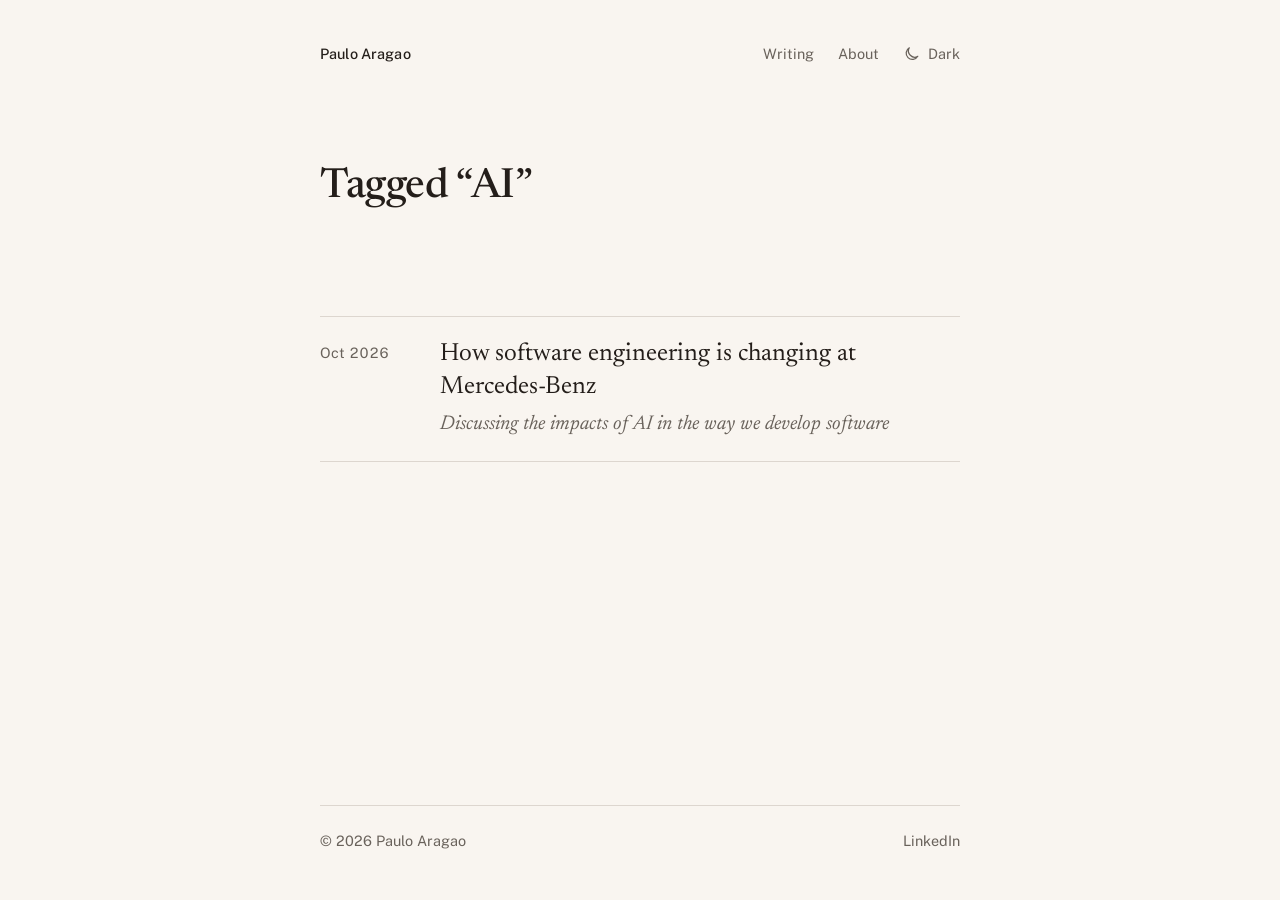
<file: tags/ai/index.html>
<!doctype html><html lang=en-US data-theme=light><head><meta charset=utf-8><meta name=viewport content="width=device-width,initial-scale=1"><script>(()=>{const e=localStorage.getItem("theme"),t=window.matchMedia("(prefers-color-scheme: dark)").matches;document.documentElement.dataset.theme=e||(t?"dark":"light")})()</script><title>AI · Paulo Aragao</title><meta name=description content="Notes on distributed systems, Kubernetes, and how AI is reshaping software engineering."><meta name=author content="Paulo Aragao"><link rel=canonical href=https://paulo-aragao.com/tags/ai/><meta property="og:title" content="AI · Paulo Aragao"><meta property="og:description" content="Notes on distributed systems, Kubernetes, and how AI is reshaping software engineering."><meta property="og:type" content="website"><meta property="og:url" content="https://paulo-aragao.com/tags/ai/"><meta name=twitter:card content="summary"><meta name=theme-color content="#f7f4ee" media="(prefers-color-scheme: light)"><meta name=theme-color content="#1b1a18" media="(prefers-color-scheme: dark)"><link rel=icon href="data:image/svg+xml,<svg xmlns='http://www.w3.org/2000/svg' viewBox='0 0 64 64'><rect width='64' height='64' rx='10' fill='%23f7f4ee'/><text x='50%25' y='54%25' text-anchor='middle' dominant-baseline='middle' font-family='Georgia,serif' font-size='44' fill='%238a3b2e'>P</text></svg>"><link rel=preconnect href=https://fonts.googleapis.com><link rel=preconnect href=https://fonts.gstatic.com crossorigin><link rel=stylesheet href="https://fonts.googleapis.com/css2?family=Newsreader:ital,opsz,wght@0,6..72,300..600;1,6..72,300..600&family=Public+Sans:wght@400;500&display=swap"><link rel=stylesheet href=/css/main.min.6189a56b60e719d4e4b5d04bc9ebef0853dd937c90ea856f6e9a003dc0af7b26.css integrity="sha256-YYmla2DnGdTktdBLyevvCFPdk3yQ6oVvbpoAPcCveyY="></head><body><a class=skip href=#main>Skip to content</a><header class=site-header><div class="wrap header-inner"><a class=brand href=/>Paulo Aragao</a><nav class=nav aria-label=Main><a href=/post/>Writing</a>
<a href=/about/>About</a>
<button class=theme-toggle type=button data-theme-toggle aria-label="Switch to dark theme">
<span class=t-dark><svg viewBox="0 0 24 24" fill="none" stroke="currentColor" stroke-width="1.7" stroke-linecap="round" stroke-linejoin="round" aria-hidden="true"><path d="M20.2 15.4A8.5 8.5.0 018.6 3.8 8.5 8.5.0 1020.2 15.4z"/></svg>Dark</span>
<span class=t-light><svg viewBox="0 0 24 24" fill="none" stroke="currentColor" stroke-width="1.7" stroke-linecap="round" stroke-linejoin="round" aria-hidden="true"><circle cx="12" cy="12" r="3.5"/><path d="M12 2v2m0 16v2M4.93 4.93l1.42 1.42m11.3 11.3 1.42 1.42M2 12h2m16 0h2M4.93 19.07l1.42-1.42m11.3-11.3 1.42-1.42"/></svg>Light</span></button></nav></div></header><main id=main><section class="wrap intro"><h1 class=intro-name>Tagged “AI”</h1></section><section class="wrap posts"><ol class=post-list><li class=post-item><time datetime=2026-10-22>Oct 2026</time><div><a class=post-item-title href=/post/ai-software-engineering-mercedes-benz/>How software engineering is changing at Mercedes-Benz</a><p class=post-item-sub>Discussing the impacts of AI in the way we develop software</p></div></li></ol></section></main><footer class=site-footer><div class="wrap footer-inner"><p>© 2026 Paulo Aragao</p><p class=footer-links><a href=https://www.linkedin.com/in/paulo-aragao/ rel="me noopener">LinkedIn</a></p></div></footer><script>(()=>{const e=document.querySelector("[data-theme-toggle]"),n=()=>{e&&e.setAttribute("aria-label",`Switch to ${document.documentElement.dataset.theme==="dark"?"light":"dark"} theme`)};n(),e&&e.addEventListener("click",()=>{const e=document.documentElement.dataset.theme==="dark"?"light":"dark";document.documentElement.dataset.theme=e,localStorage.setItem("theme",e),n()});const t=document.querySelectorAll(".toc a");if(t.length){const e=[...document.querySelectorAll(".prose h2[id]")],s=new Map([...t].map(e=>[decodeURIComponent(e.hash.slice(1)),e])),n=()=>{let n=e[0];for(const t of e)t.getBoundingClientRect().top<120&&(n=t);window.innerHeight+window.scrollY>=document.documentElement.scrollHeight-4&&(n=e[e.length-1]),t.forEach(e=>e.classList.toggle("active",e===s.get(n?.id)))};document.addEventListener("scroll",n,{passive:!0}),n()}})()</script></body></html>
</file>
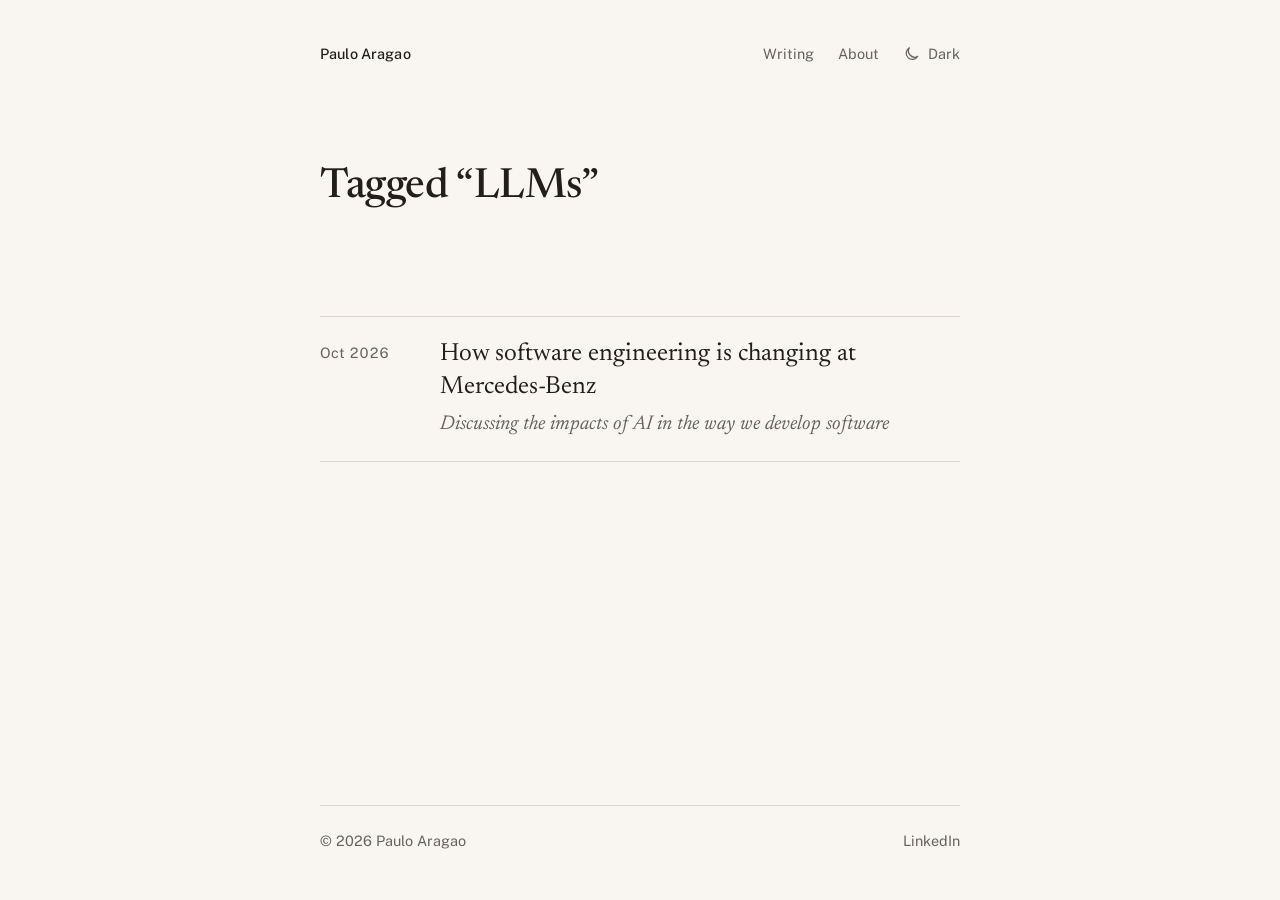
<file: tags/llms/index.html>
<!doctype html><html lang=en-US data-theme=light><head><meta charset=utf-8><meta name=viewport content="width=device-width,initial-scale=1"><script>(()=>{const e=localStorage.getItem("theme"),t=window.matchMedia("(prefers-color-scheme: dark)").matches;document.documentElement.dataset.theme=e||(t?"dark":"light")})()</script><title>LLMs · Paulo Aragao</title><meta name=description content="Notes on distributed systems, Kubernetes, and how AI is reshaping software engineering."><meta name=author content="Paulo Aragao"><link rel=canonical href=https://paulo-aragao.com/tags/llms/><meta property="og:title" content="LLMs · Paulo Aragao"><meta property="og:description" content="Notes on distributed systems, Kubernetes, and how AI is reshaping software engineering."><meta property="og:type" content="website"><meta property="og:url" content="https://paulo-aragao.com/tags/llms/"><meta name=twitter:card content="summary"><meta name=theme-color content="#f7f4ee" media="(prefers-color-scheme: light)"><meta name=theme-color content="#1b1a18" media="(prefers-color-scheme: dark)"><link rel=icon href="data:image/svg+xml,<svg xmlns='http://www.w3.org/2000/svg' viewBox='0 0 64 64'><rect width='64' height='64' rx='10' fill='%23f7f4ee'/><text x='50%25' y='54%25' text-anchor='middle' dominant-baseline='middle' font-family='Georgia,serif' font-size='44' fill='%238a3b2e'>P</text></svg>"><link rel=preconnect href=https://fonts.googleapis.com><link rel=preconnect href=https://fonts.gstatic.com crossorigin><link rel=stylesheet href="https://fonts.googleapis.com/css2?family=Newsreader:ital,opsz,wght@0,6..72,300..600;1,6..72,300..600&family=Public+Sans:wght@400;500&display=swap"><link rel=stylesheet href=/css/main.min.6189a56b60e719d4e4b5d04bc9ebef0853dd937c90ea856f6e9a003dc0af7b26.css integrity="sha256-YYmla2DnGdTktdBLyevvCFPdk3yQ6oVvbpoAPcCveyY="></head><body><a class=skip href=#main>Skip to content</a><header class=site-header><div class="wrap header-inner"><a class=brand href=/>Paulo Aragao</a><nav class=nav aria-label=Main><a href=/post/>Writing</a>
<a href=/about/>About</a>
<button class=theme-toggle type=button data-theme-toggle aria-label="Switch to dark theme">
<span class=t-dark><svg viewBox="0 0 24 24" fill="none" stroke="currentColor" stroke-width="1.7" stroke-linecap="round" stroke-linejoin="round" aria-hidden="true"><path d="M20.2 15.4A8.5 8.5.0 018.6 3.8 8.5 8.5.0 1020.2 15.4z"/></svg>Dark</span>
<span class=t-light><svg viewBox="0 0 24 24" fill="none" stroke="currentColor" stroke-width="1.7" stroke-linecap="round" stroke-linejoin="round" aria-hidden="true"><circle cx="12" cy="12" r="3.5"/><path d="M12 2v2m0 16v2M4.93 4.93l1.42 1.42m11.3 11.3 1.42 1.42M2 12h2m16 0h2M4.93 19.07l1.42-1.42m11.3-11.3 1.42-1.42"/></svg>Light</span></button></nav></div></header><main id=main><section class="wrap intro"><h1 class=intro-name>Tagged “LLMs”</h1></section><section class="wrap posts"><ol class=post-list><li class=post-item><time datetime=2026-10-22>Oct 2026</time><div><a class=post-item-title href=/post/ai-software-engineering-mercedes-benz/>How software engineering is changing at Mercedes-Benz</a><p class=post-item-sub>Discussing the impacts of AI in the way we develop software</p></div></li></ol></section></main><footer class=site-footer><div class="wrap footer-inner"><p>© 2026 Paulo Aragao</p><p class=footer-links><a href=https://www.linkedin.com/in/paulo-aragao/ rel="me noopener">LinkedIn</a></p></div></footer><script>(()=>{const e=document.querySelector("[data-theme-toggle]"),n=()=>{e&&e.setAttribute("aria-label",`Switch to ${document.documentElement.dataset.theme==="dark"?"light":"dark"} theme`)};n(),e&&e.addEventListener("click",()=>{const e=document.documentElement.dataset.theme==="dark"?"light":"dark";document.documentElement.dataset.theme=e,localStorage.setItem("theme",e),n()});const t=document.querySelectorAll(".toc a");if(t.length){const e=[...document.querySelectorAll(".prose h2[id]")],s=new Map([...t].map(e=>[decodeURIComponent(e.hash.slice(1)),e])),n=()=>{let n=e[0];for(const t of e)t.getBoundingClientRect().top<120&&(n=t);window.innerHeight+window.scrollY>=document.documentElement.scrollHeight-4&&(n=e[e.length-1]),t.forEach(e=>e.classList.toggle("active",e===s.get(n?.id)))};document.addEventListener("scroll",n,{passive:!0}),n()}})()</script></body></html>
</file>
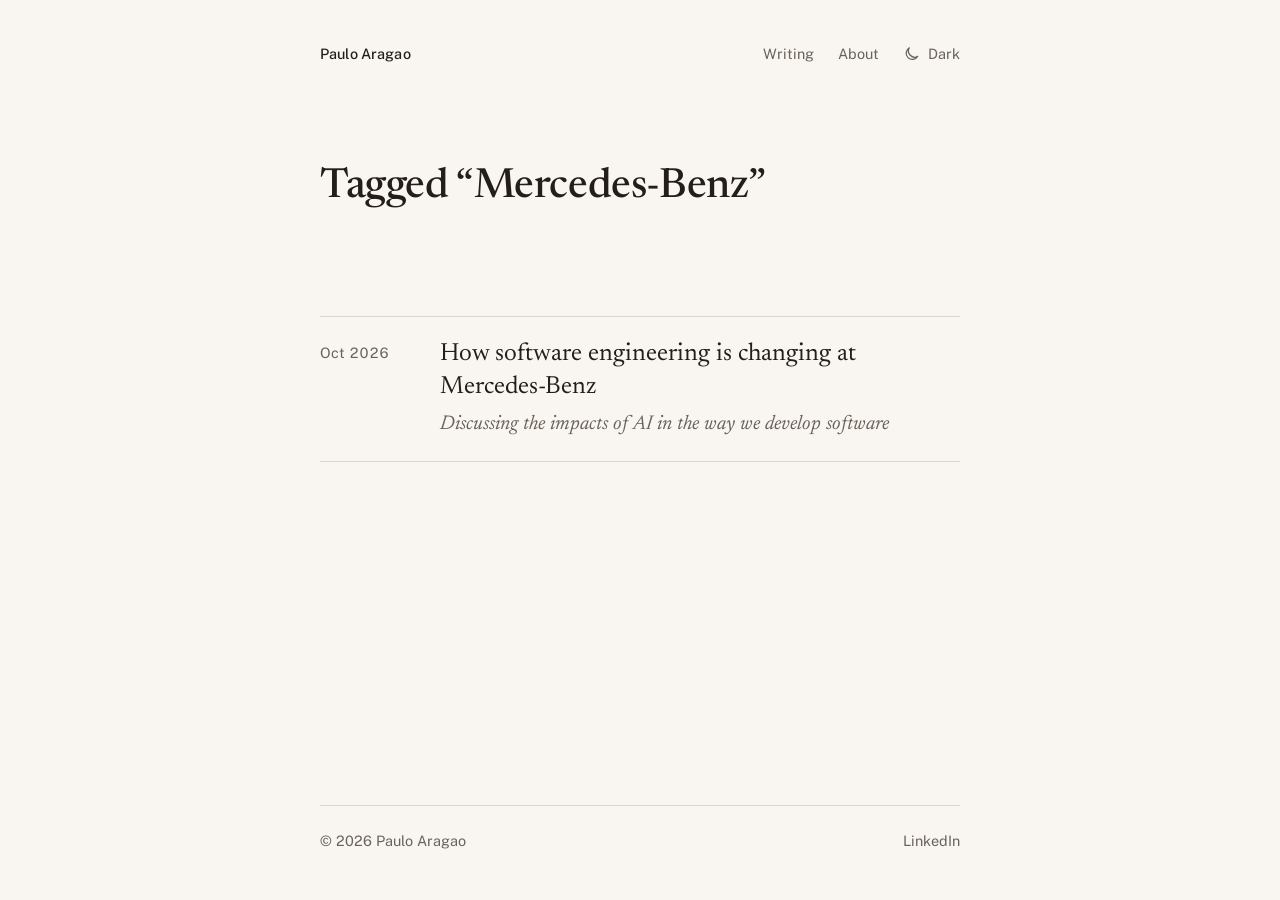
<file: tags/mercedes-benz/index.html>
<!doctype html><html lang=en-US data-theme=light><head><meta charset=utf-8><meta name=viewport content="width=device-width,initial-scale=1"><script>(()=>{const e=localStorage.getItem("theme"),t=window.matchMedia("(prefers-color-scheme: dark)").matches;document.documentElement.dataset.theme=e||(t?"dark":"light")})()</script><title>Mercedes-Benz · Paulo Aragao</title><meta name=description content="Notes on distributed systems, Kubernetes, and how AI is reshaping software engineering."><meta name=author content="Paulo Aragao"><link rel=canonical href=https://paulo-aragao.com/tags/mercedes-benz/><meta property="og:title" content="Mercedes-Benz · Paulo Aragao"><meta property="og:description" content="Notes on distributed systems, Kubernetes, and how AI is reshaping software engineering."><meta property="og:type" content="website"><meta property="og:url" content="https://paulo-aragao.com/tags/mercedes-benz/"><meta name=twitter:card content="summary"><meta name=theme-color content="#f7f4ee" media="(prefers-color-scheme: light)"><meta name=theme-color content="#1b1a18" media="(prefers-color-scheme: dark)"><link rel=icon href="data:image/svg+xml,<svg xmlns='http://www.w3.org/2000/svg' viewBox='0 0 64 64'><rect width='64' height='64' rx='10' fill='%23f7f4ee'/><text x='50%25' y='54%25' text-anchor='middle' dominant-baseline='middle' font-family='Georgia,serif' font-size='44' fill='%238a3b2e'>P</text></svg>"><link rel=preconnect href=https://fonts.googleapis.com><link rel=preconnect href=https://fonts.gstatic.com crossorigin><link rel=stylesheet href="https://fonts.googleapis.com/css2?family=Newsreader:ital,opsz,wght@0,6..72,300..600;1,6..72,300..600&family=Public+Sans:wght@400;500&display=swap"><link rel=stylesheet href=/css/main.min.6189a56b60e719d4e4b5d04bc9ebef0853dd937c90ea856f6e9a003dc0af7b26.css integrity="sha256-YYmla2DnGdTktdBLyevvCFPdk3yQ6oVvbpoAPcCveyY="></head><body><a class=skip href=#main>Skip to content</a><header class=site-header><div class="wrap header-inner"><a class=brand href=/>Paulo Aragao</a><nav class=nav aria-label=Main><a href=/post/>Writing</a>
<a href=/about/>About</a>
<button class=theme-toggle type=button data-theme-toggle aria-label="Switch to dark theme">
<span class=t-dark><svg viewBox="0 0 24 24" fill="none" stroke="currentColor" stroke-width="1.7" stroke-linecap="round" stroke-linejoin="round" aria-hidden="true"><path d="M20.2 15.4A8.5 8.5.0 018.6 3.8 8.5 8.5.0 1020.2 15.4z"/></svg>Dark</span>
<span class=t-light><svg viewBox="0 0 24 24" fill="none" stroke="currentColor" stroke-width="1.7" stroke-linecap="round" stroke-linejoin="round" aria-hidden="true"><circle cx="12" cy="12" r="3.5"/><path d="M12 2v2m0 16v2M4.93 4.93l1.42 1.42m11.3 11.3 1.42 1.42M2 12h2m16 0h2M4.93 19.07l1.42-1.42m11.3-11.3 1.42-1.42"/></svg>Light</span></button></nav></div></header><main id=main><section class="wrap intro"><h1 class=intro-name>Tagged “Mercedes-Benz”</h1></section><section class="wrap posts"><ol class=post-list><li class=post-item><time datetime=2026-10-22>Oct 2026</time><div><a class=post-item-title href=/post/ai-software-engineering-mercedes-benz/>How software engineering is changing at Mercedes-Benz</a><p class=post-item-sub>Discussing the impacts of AI in the way we develop software</p></div></li></ol></section></main><footer class=site-footer><div class="wrap footer-inner"><p>© 2026 Paulo Aragao</p><p class=footer-links><a href=https://www.linkedin.com/in/paulo-aragao/ rel="me noopener">LinkedIn</a></p></div></footer><script>(()=>{const e=document.querySelector("[data-theme-toggle]"),n=()=>{e&&e.setAttribute("aria-label",`Switch to ${document.documentElement.dataset.theme==="dark"?"light":"dark"} theme`)};n(),e&&e.addEventListener("click",()=>{const e=document.documentElement.dataset.theme==="dark"?"light":"dark";document.documentElement.dataset.theme=e,localStorage.setItem("theme",e),n()});const t=document.querySelectorAll(".toc a");if(t.length){const e=[...document.querySelectorAll(".prose h2[id]")],s=new Map([...t].map(e=>[decodeURIComponent(e.hash.slice(1)),e])),n=()=>{let n=e[0];for(const t of e)t.getBoundingClientRect().top<120&&(n=t);window.innerHeight+window.scrollY>=document.documentElement.scrollHeight-4&&(n=e[e.length-1]),t.forEach(e=>e.classList.toggle("active",e===s.get(n?.id)))};document.addEventListener("scroll",n,{passive:!0}),n()}})()</script></body></html>
</file>
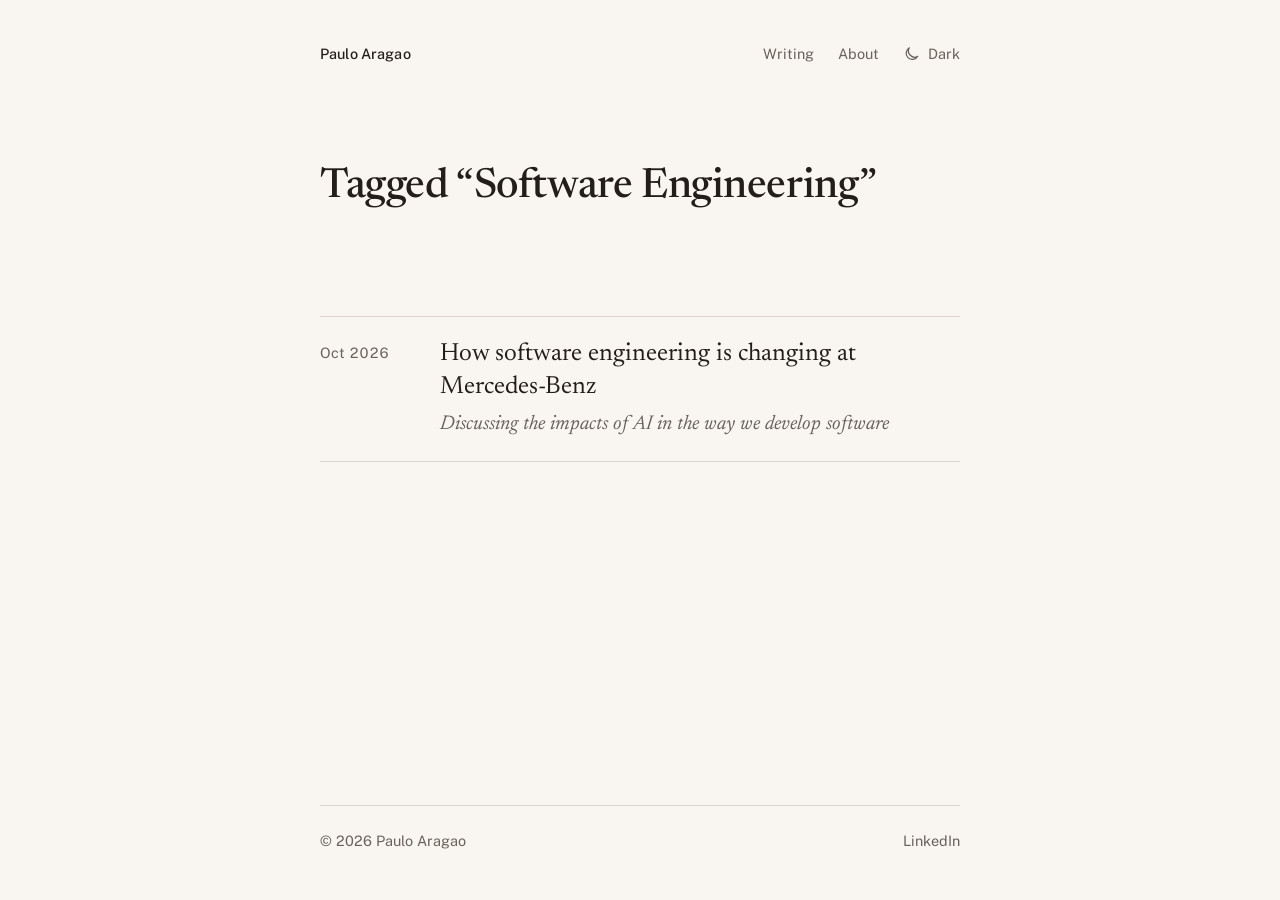
<file: tags/software-engineering/index.html>
<!doctype html><html lang=en-US data-theme=light><head><meta charset=utf-8><meta name=viewport content="width=device-width,initial-scale=1"><script>(()=>{const e=localStorage.getItem("theme"),t=window.matchMedia("(prefers-color-scheme: dark)").matches;document.documentElement.dataset.theme=e||(t?"dark":"light")})()</script><title>Software Engineering · Paulo Aragao</title><meta name=description content="Notes on distributed systems, Kubernetes, and how AI is reshaping software engineering."><meta name=author content="Paulo Aragao"><link rel=canonical href=https://paulo-aragao.com/tags/software-engineering/><meta property="og:title" content="Software Engineering · Paulo Aragao"><meta property="og:description" content="Notes on distributed systems, Kubernetes, and how AI is reshaping software engineering."><meta property="og:type" content="website"><meta property="og:url" content="https://paulo-aragao.com/tags/software-engineering/"><meta name=twitter:card content="summary"><meta name=theme-color content="#f7f4ee" media="(prefers-color-scheme: light)"><meta name=theme-color content="#1b1a18" media="(prefers-color-scheme: dark)"><link rel=icon href="data:image/svg+xml,<svg xmlns='http://www.w3.org/2000/svg' viewBox='0 0 64 64'><rect width='64' height='64' rx='10' fill='%23f7f4ee'/><text x='50%25' y='54%25' text-anchor='middle' dominant-baseline='middle' font-family='Georgia,serif' font-size='44' fill='%238a3b2e'>P</text></svg>"><link rel=preconnect href=https://fonts.googleapis.com><link rel=preconnect href=https://fonts.gstatic.com crossorigin><link rel=stylesheet href="https://fonts.googleapis.com/css2?family=Newsreader:ital,opsz,wght@0,6..72,300..600;1,6..72,300..600&family=Public+Sans:wght@400;500&display=swap"><link rel=stylesheet href=/css/main.min.6189a56b60e719d4e4b5d04bc9ebef0853dd937c90ea856f6e9a003dc0af7b26.css integrity="sha256-YYmla2DnGdTktdBLyevvCFPdk3yQ6oVvbpoAPcCveyY="></head><body><a class=skip href=#main>Skip to content</a><header class=site-header><div class="wrap header-inner"><a class=brand href=/>Paulo Aragao</a><nav class=nav aria-label=Main><a href=/post/>Writing</a>
<a href=/about/>About</a>
<button class=theme-toggle type=button data-theme-toggle aria-label="Switch to dark theme">
<span class=t-dark><svg viewBox="0 0 24 24" fill="none" stroke="currentColor" stroke-width="1.7" stroke-linecap="round" stroke-linejoin="round" aria-hidden="true"><path d="M20.2 15.4A8.5 8.5.0 018.6 3.8 8.5 8.5.0 1020.2 15.4z"/></svg>Dark</span>
<span class=t-light><svg viewBox="0 0 24 24" fill="none" stroke="currentColor" stroke-width="1.7" stroke-linecap="round" stroke-linejoin="round" aria-hidden="true"><circle cx="12" cy="12" r="3.5"/><path d="M12 2v2m0 16v2M4.93 4.93l1.42 1.42m11.3 11.3 1.42 1.42M2 12h2m16 0h2M4.93 19.07l1.42-1.42m11.3-11.3 1.42-1.42"/></svg>Light</span></button></nav></div></header><main id=main><section class="wrap intro"><h1 class=intro-name>Tagged “Software Engineering”</h1></section><section class="wrap posts"><ol class=post-list><li class=post-item><time datetime=2026-10-22>Oct 2026</time><div><a class=post-item-title href=/post/ai-software-engineering-mercedes-benz/>How software engineering is changing at Mercedes-Benz</a><p class=post-item-sub>Discussing the impacts of AI in the way we develop software</p></div></li></ol></section></main><footer class=site-footer><div class="wrap footer-inner"><p>© 2026 Paulo Aragao</p><p class=footer-links><a href=https://www.linkedin.com/in/paulo-aragao/ rel="me noopener">LinkedIn</a></p></div></footer><script>(()=>{const e=document.querySelector("[data-theme-toggle]"),n=()=>{e&&e.setAttribute("aria-label",`Switch to ${document.documentElement.dataset.theme==="dark"?"light":"dark"} theme`)};n(),e&&e.addEventListener("click",()=>{const e=document.documentElement.dataset.theme==="dark"?"light":"dark";document.documentElement.dataset.theme=e,localStorage.setItem("theme",e),n()});const t=document.querySelectorAll(".toc a");if(t.length){const e=[...document.querySelectorAll(".prose h2[id]")],s=new Map([...t].map(e=>[decodeURIComponent(e.hash.slice(1)),e])),n=()=>{let n=e[0];for(const t of e)t.getBoundingClientRect().top<120&&(n=t);window.innerHeight+window.scrollY>=document.documentElement.scrollHeight-4&&(n=e[e.length-1]),t.forEach(e=>e.classList.toggle("active",e===s.get(n?.id)))};document.addEventListener("scroll",n,{passive:!0}),n()}})()</script></body></html>
</file>
